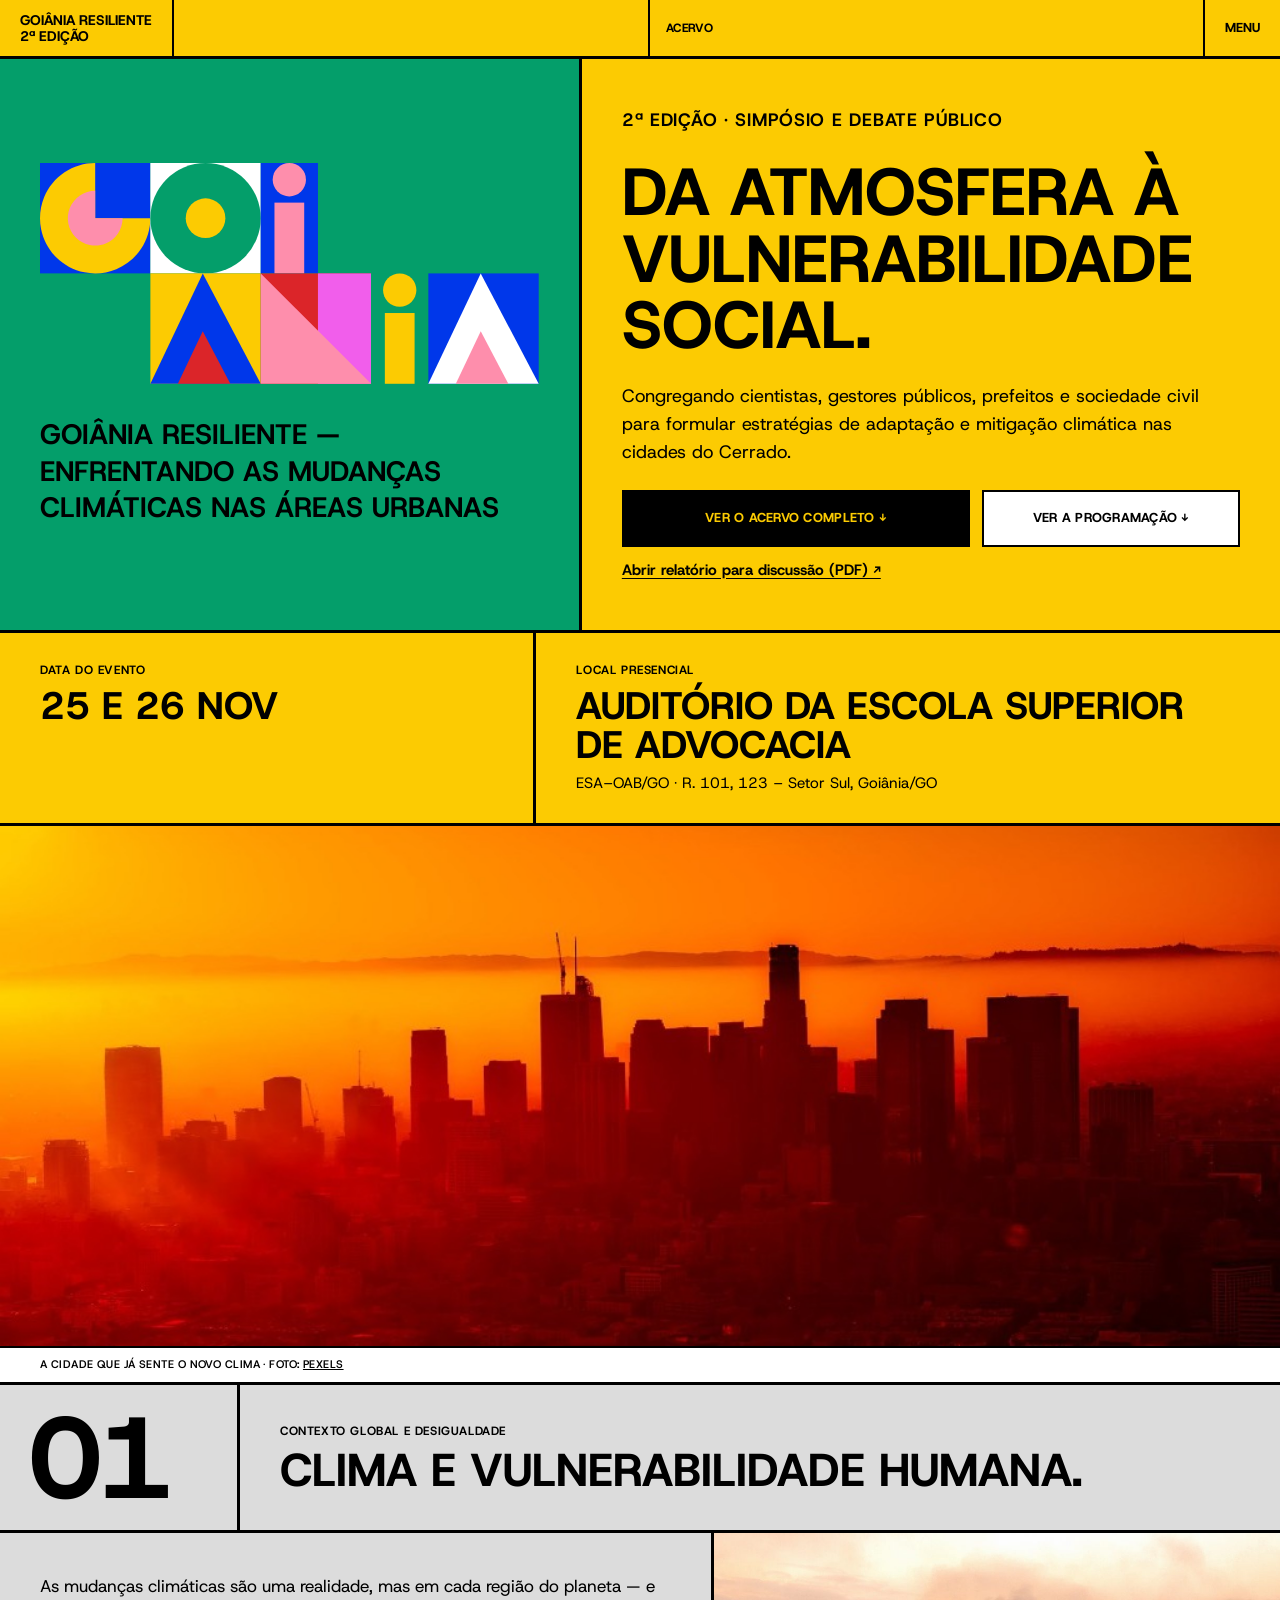
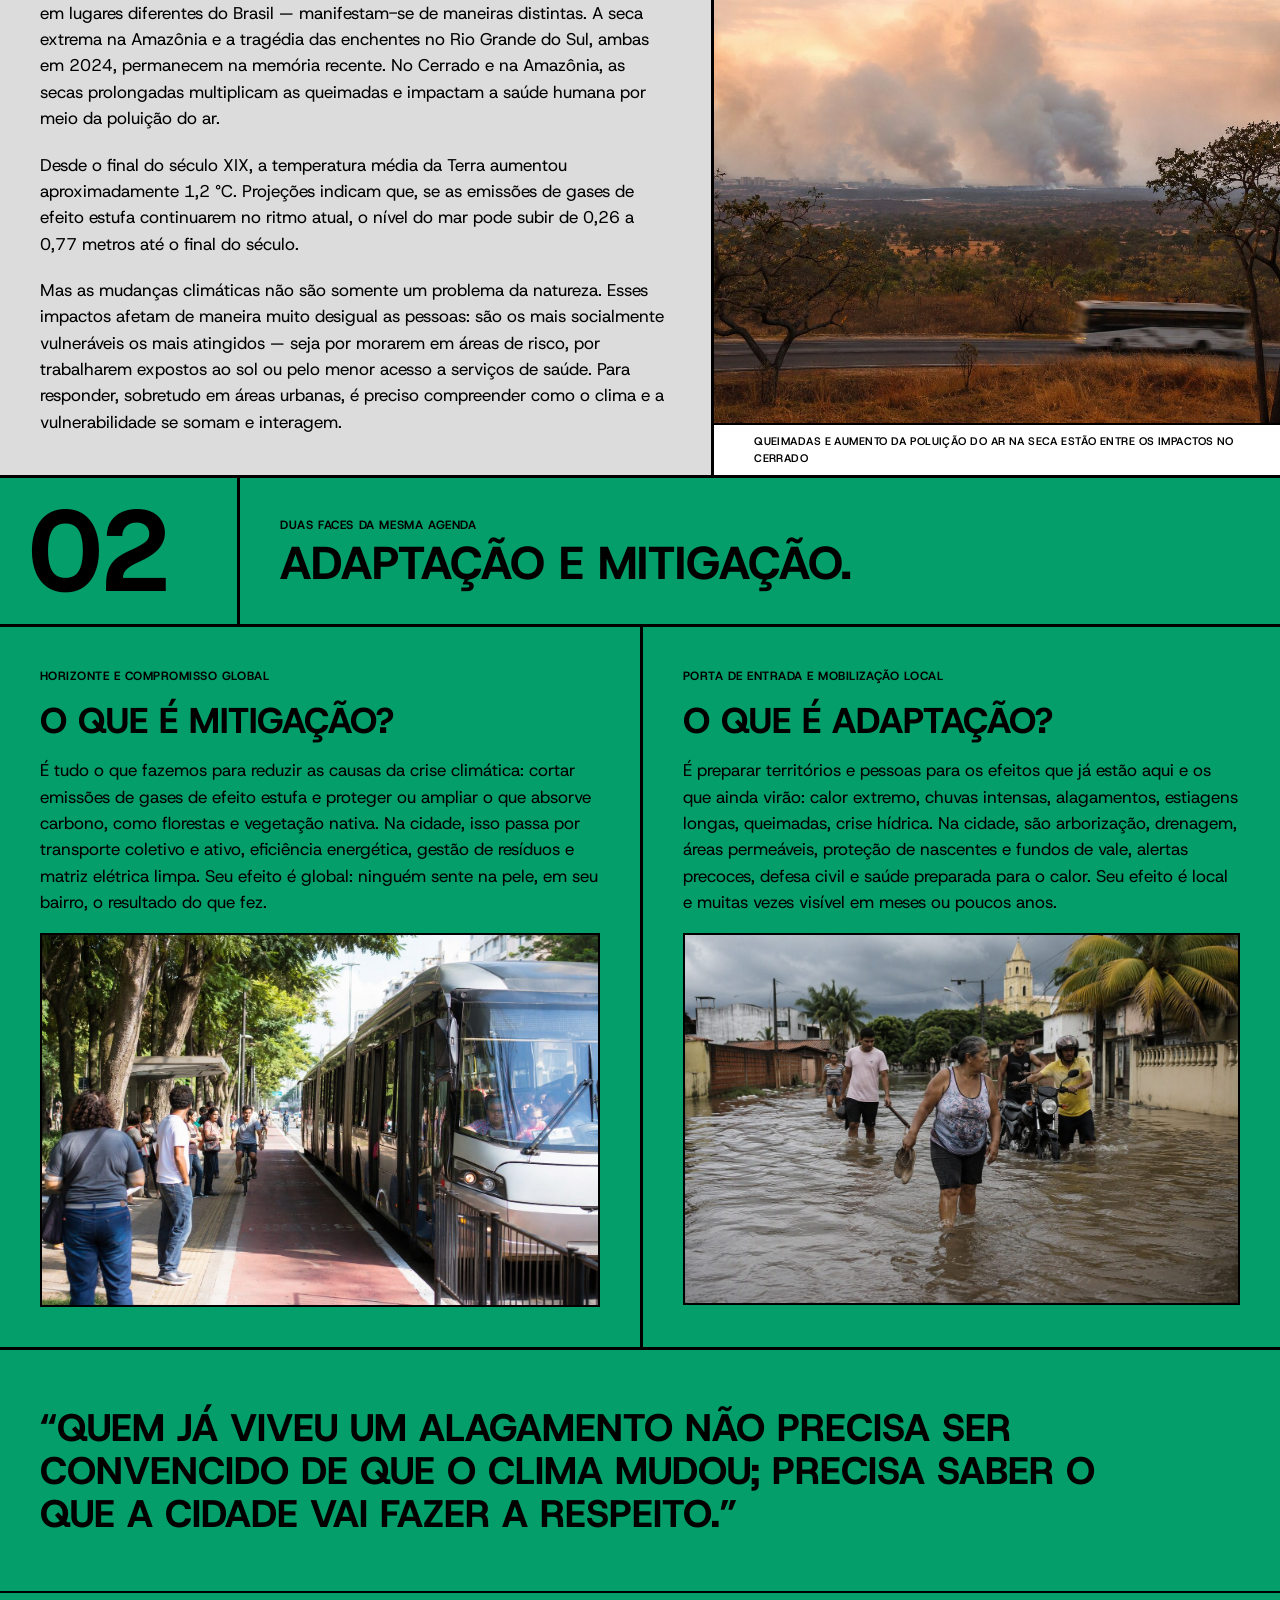
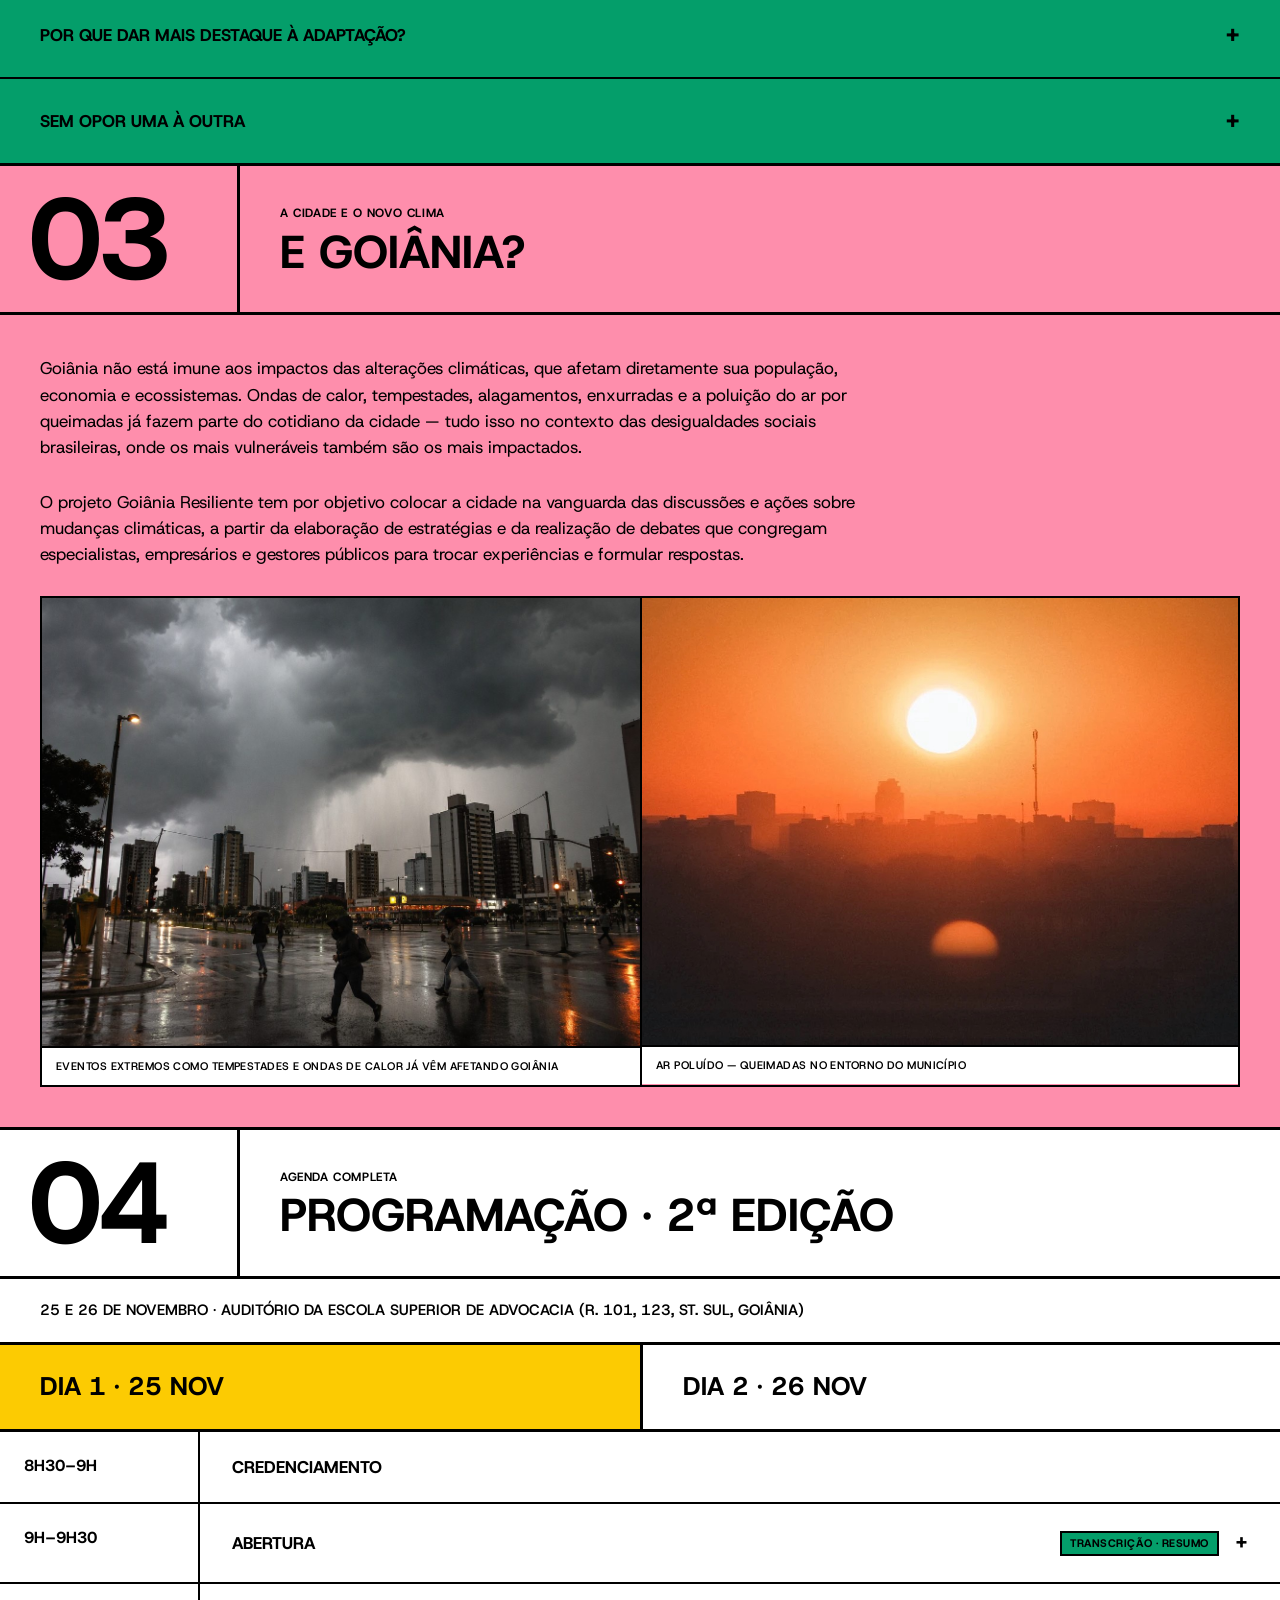
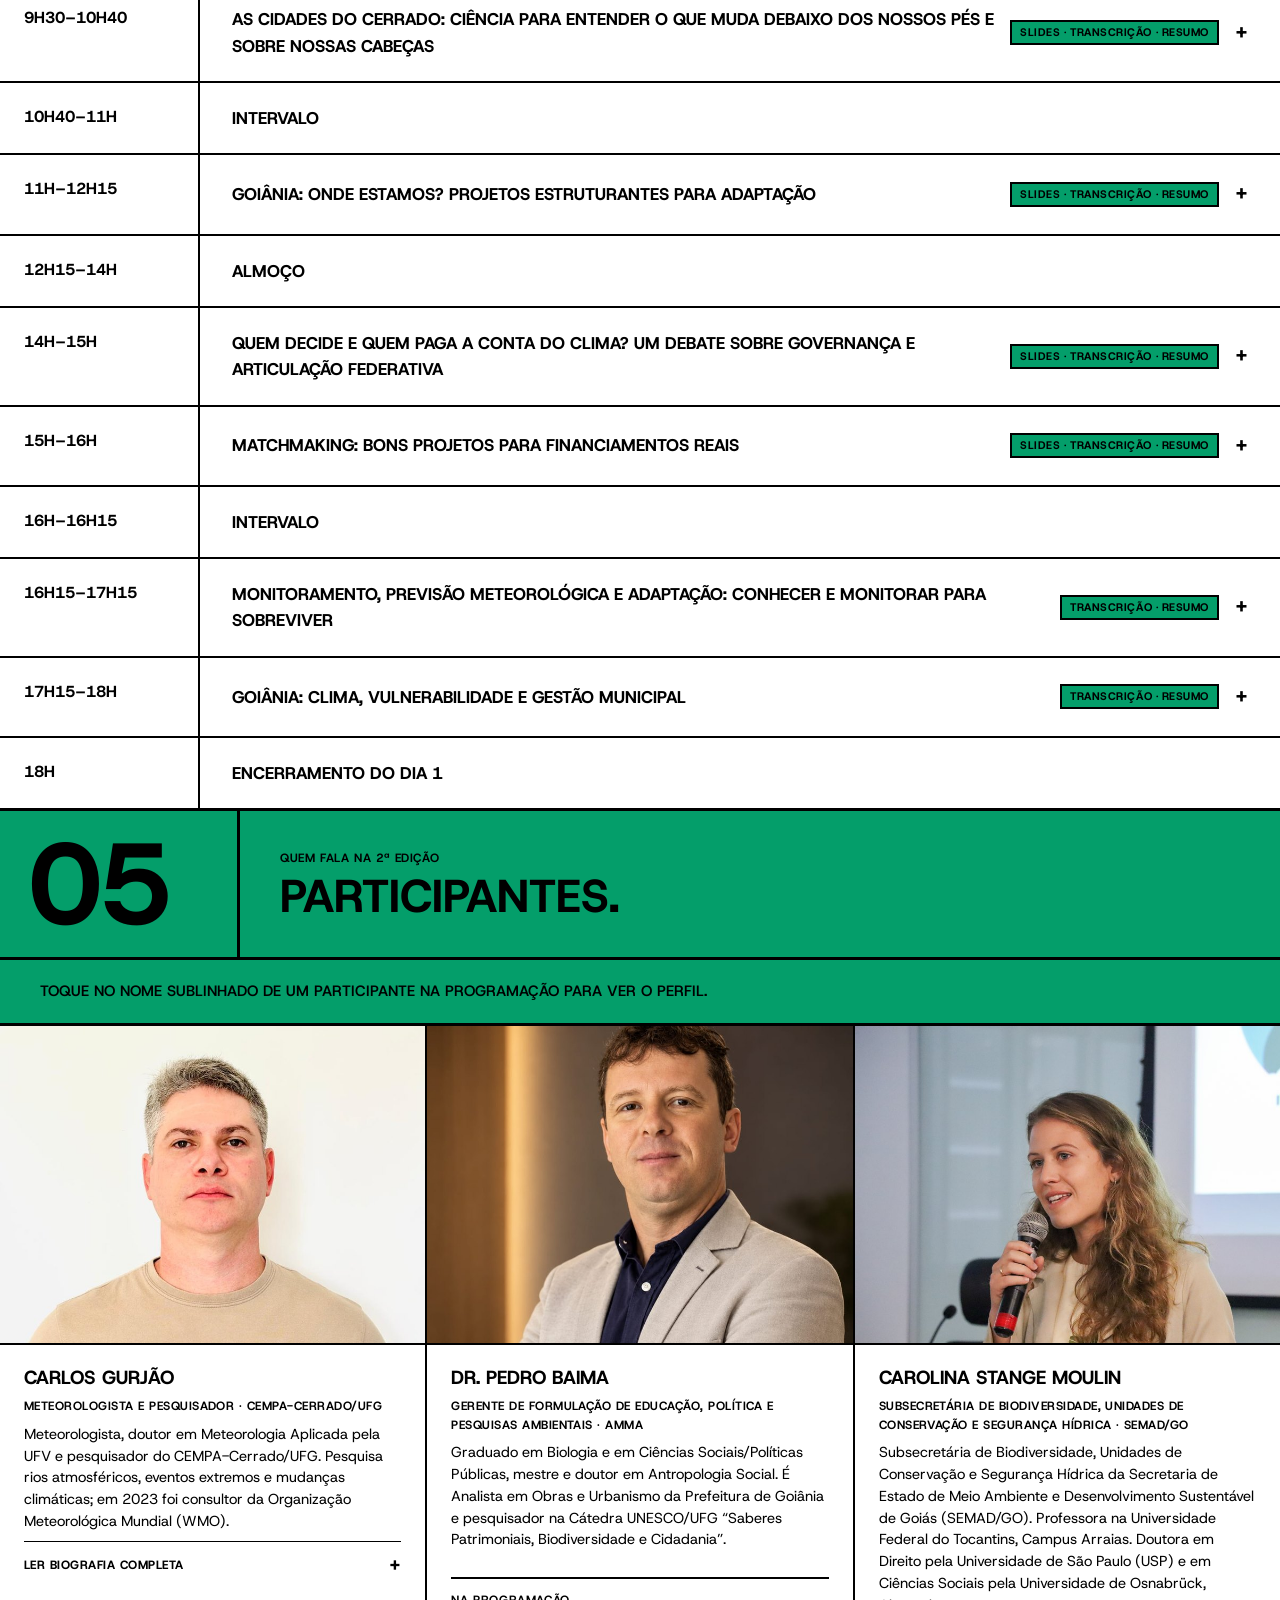
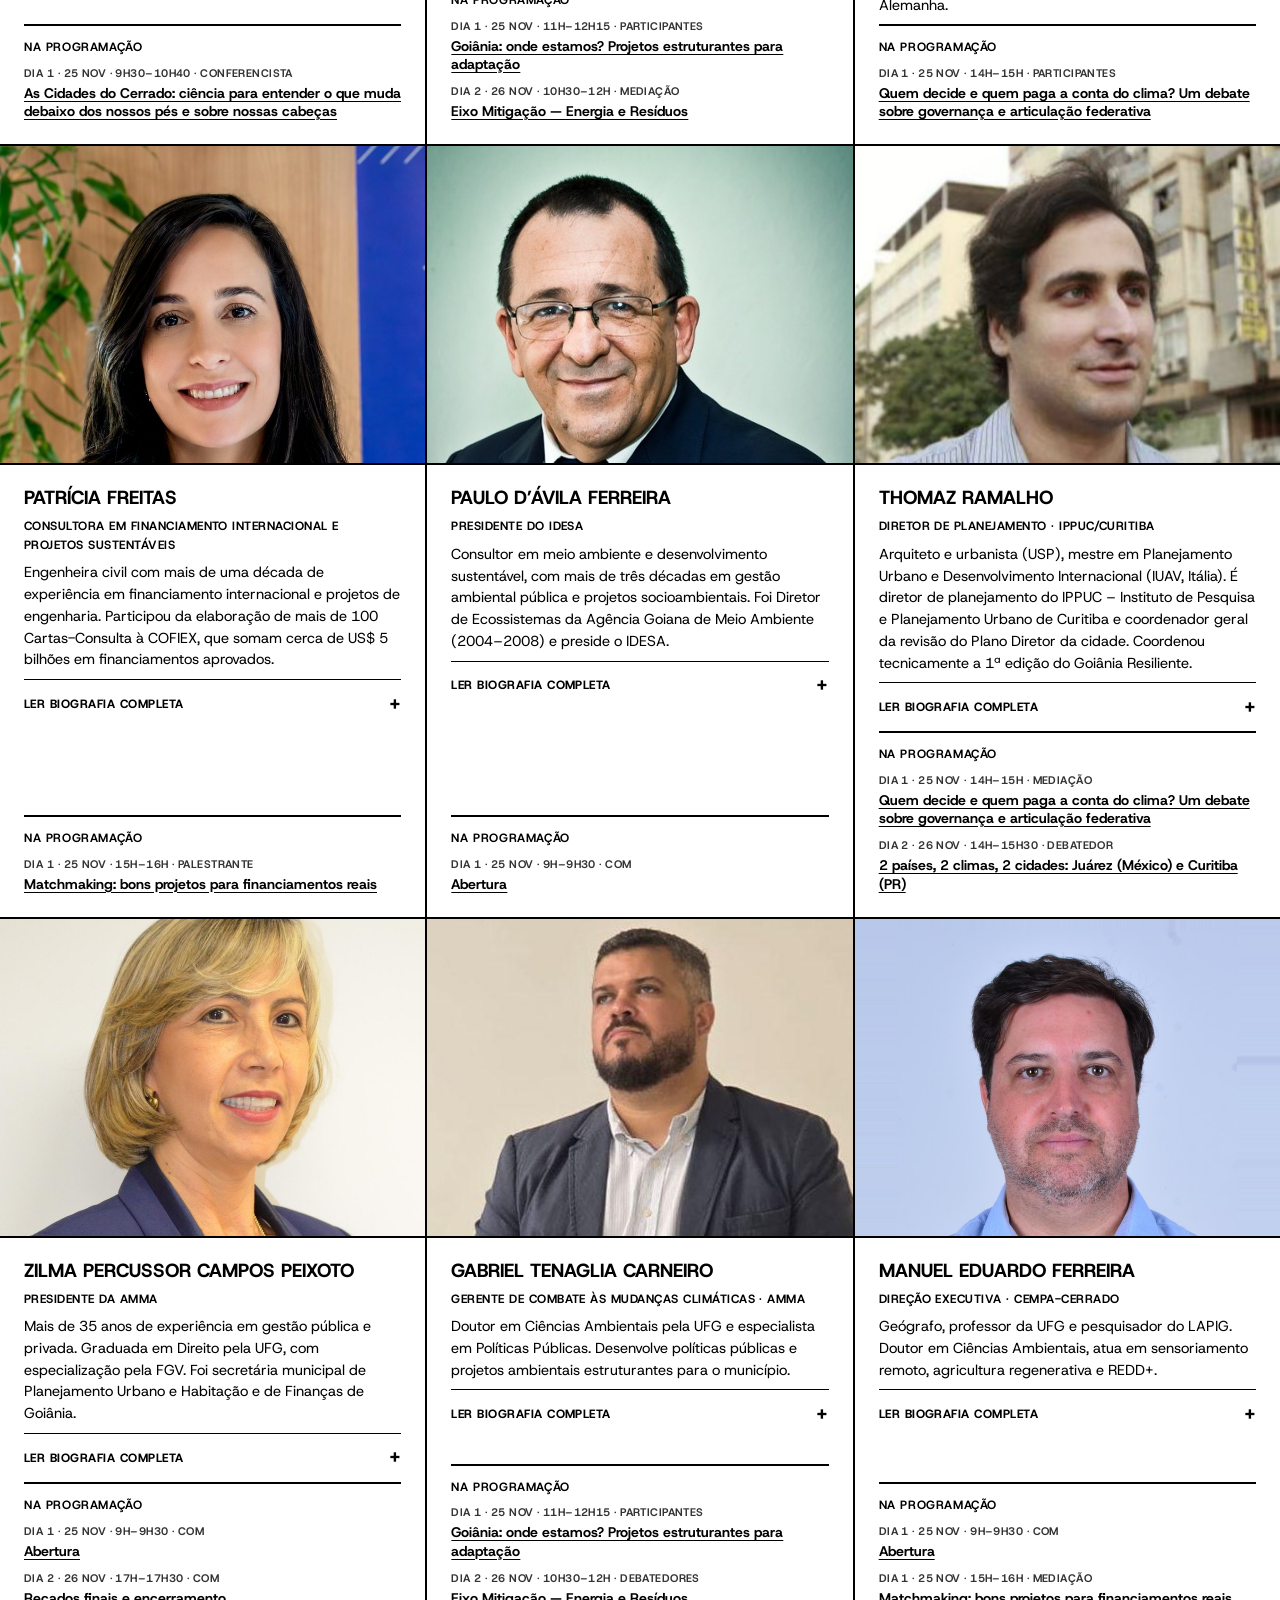
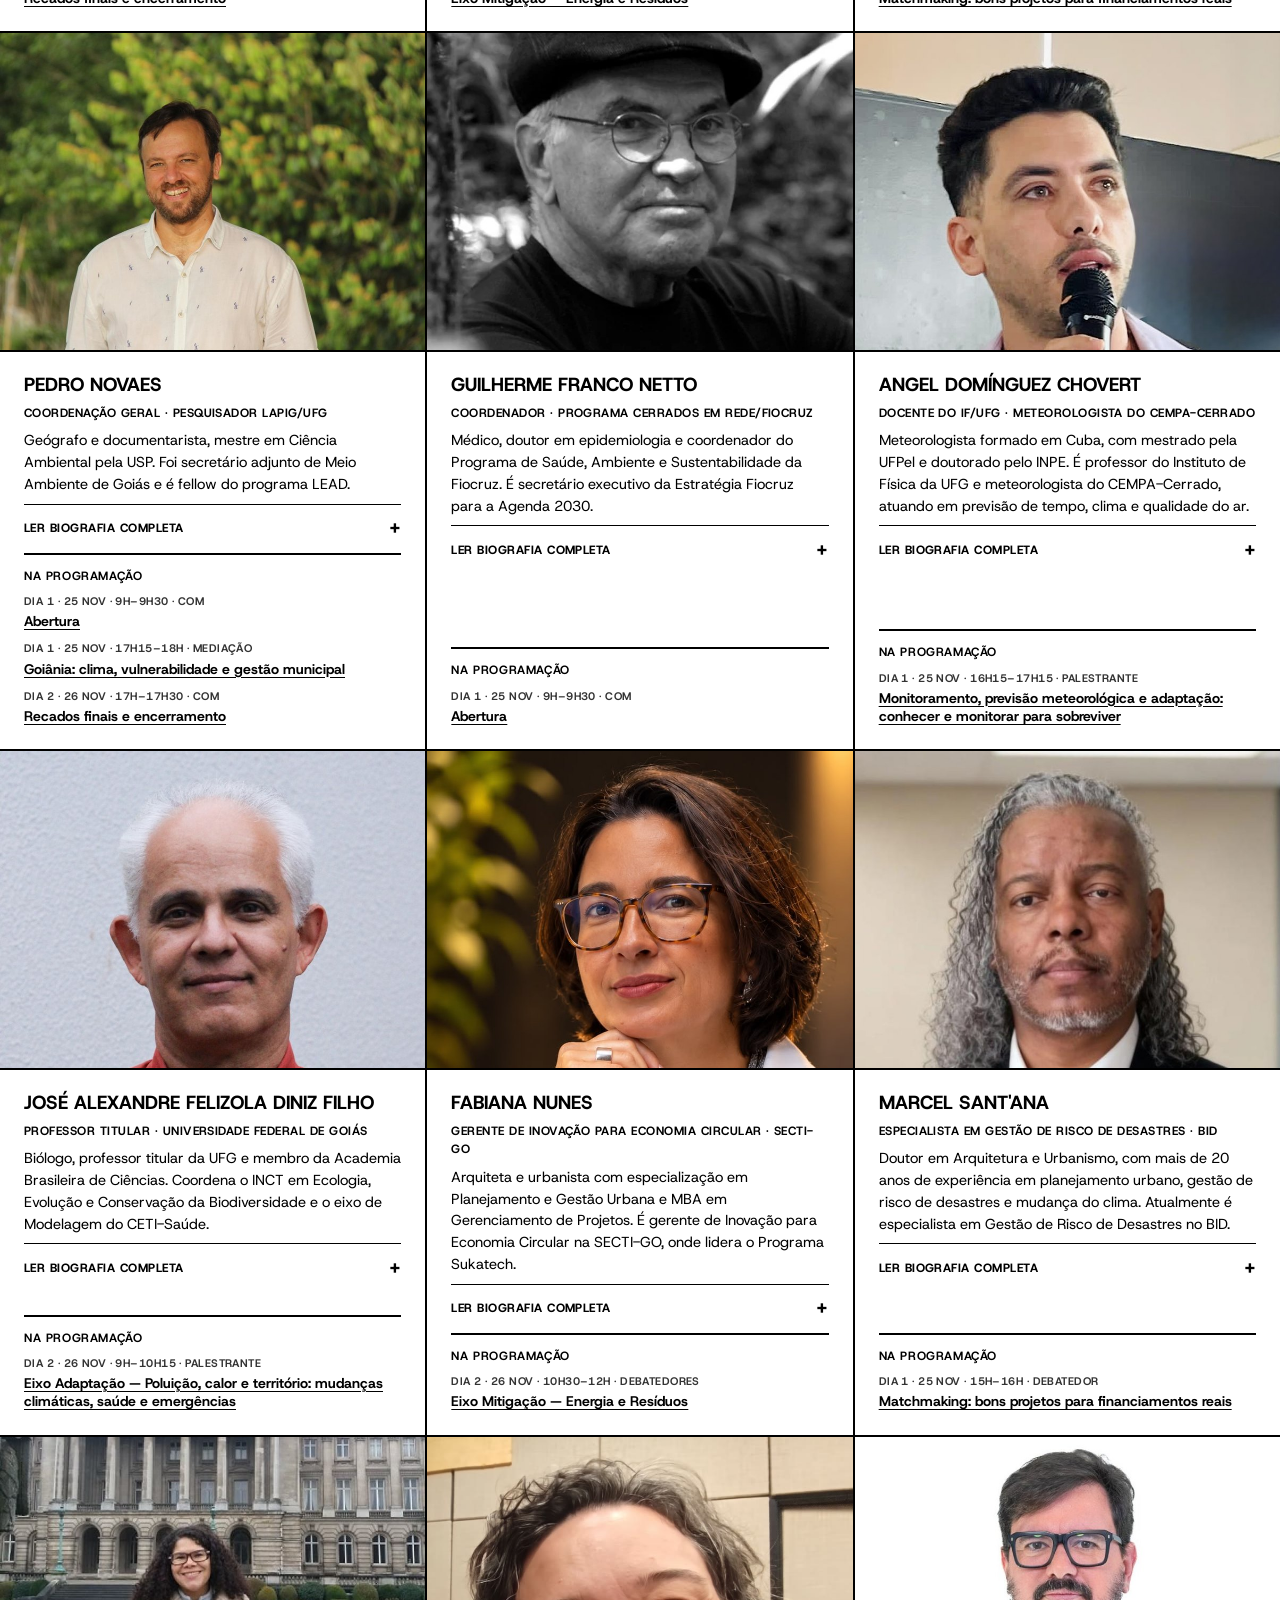
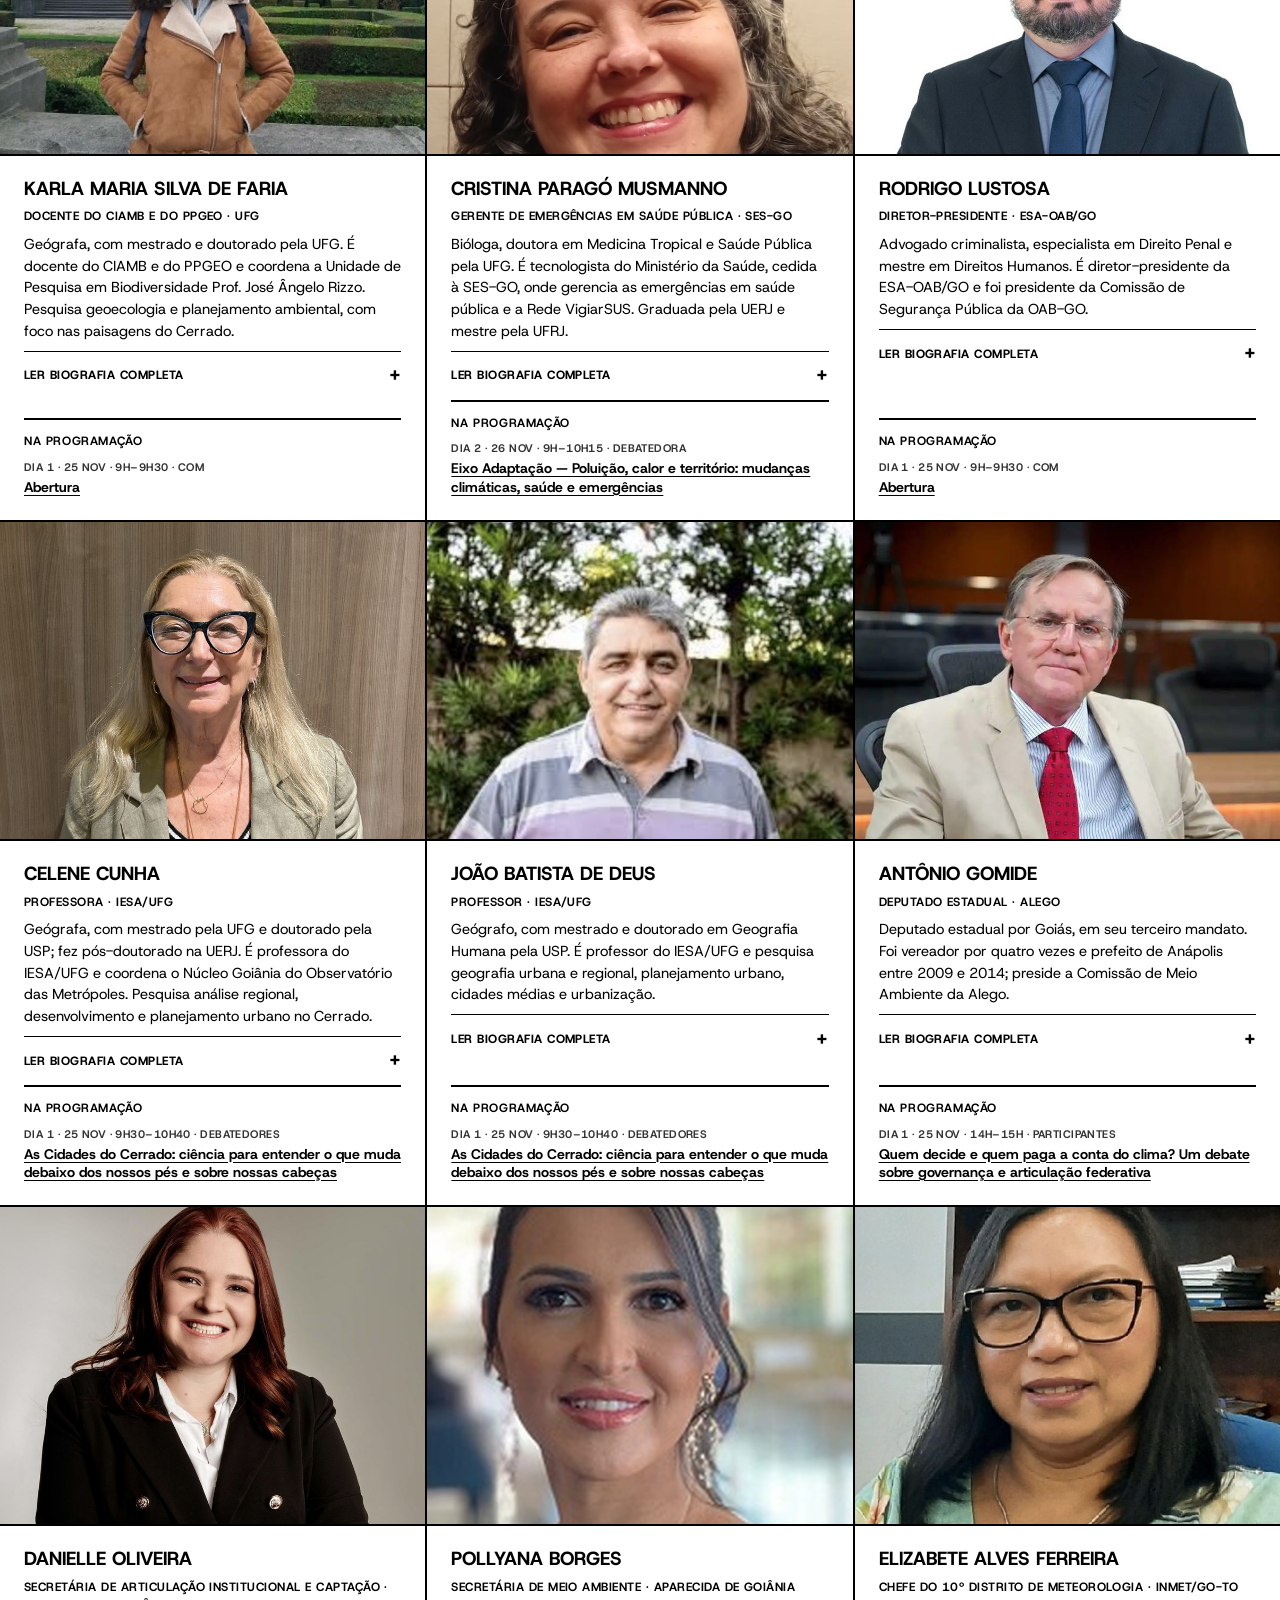
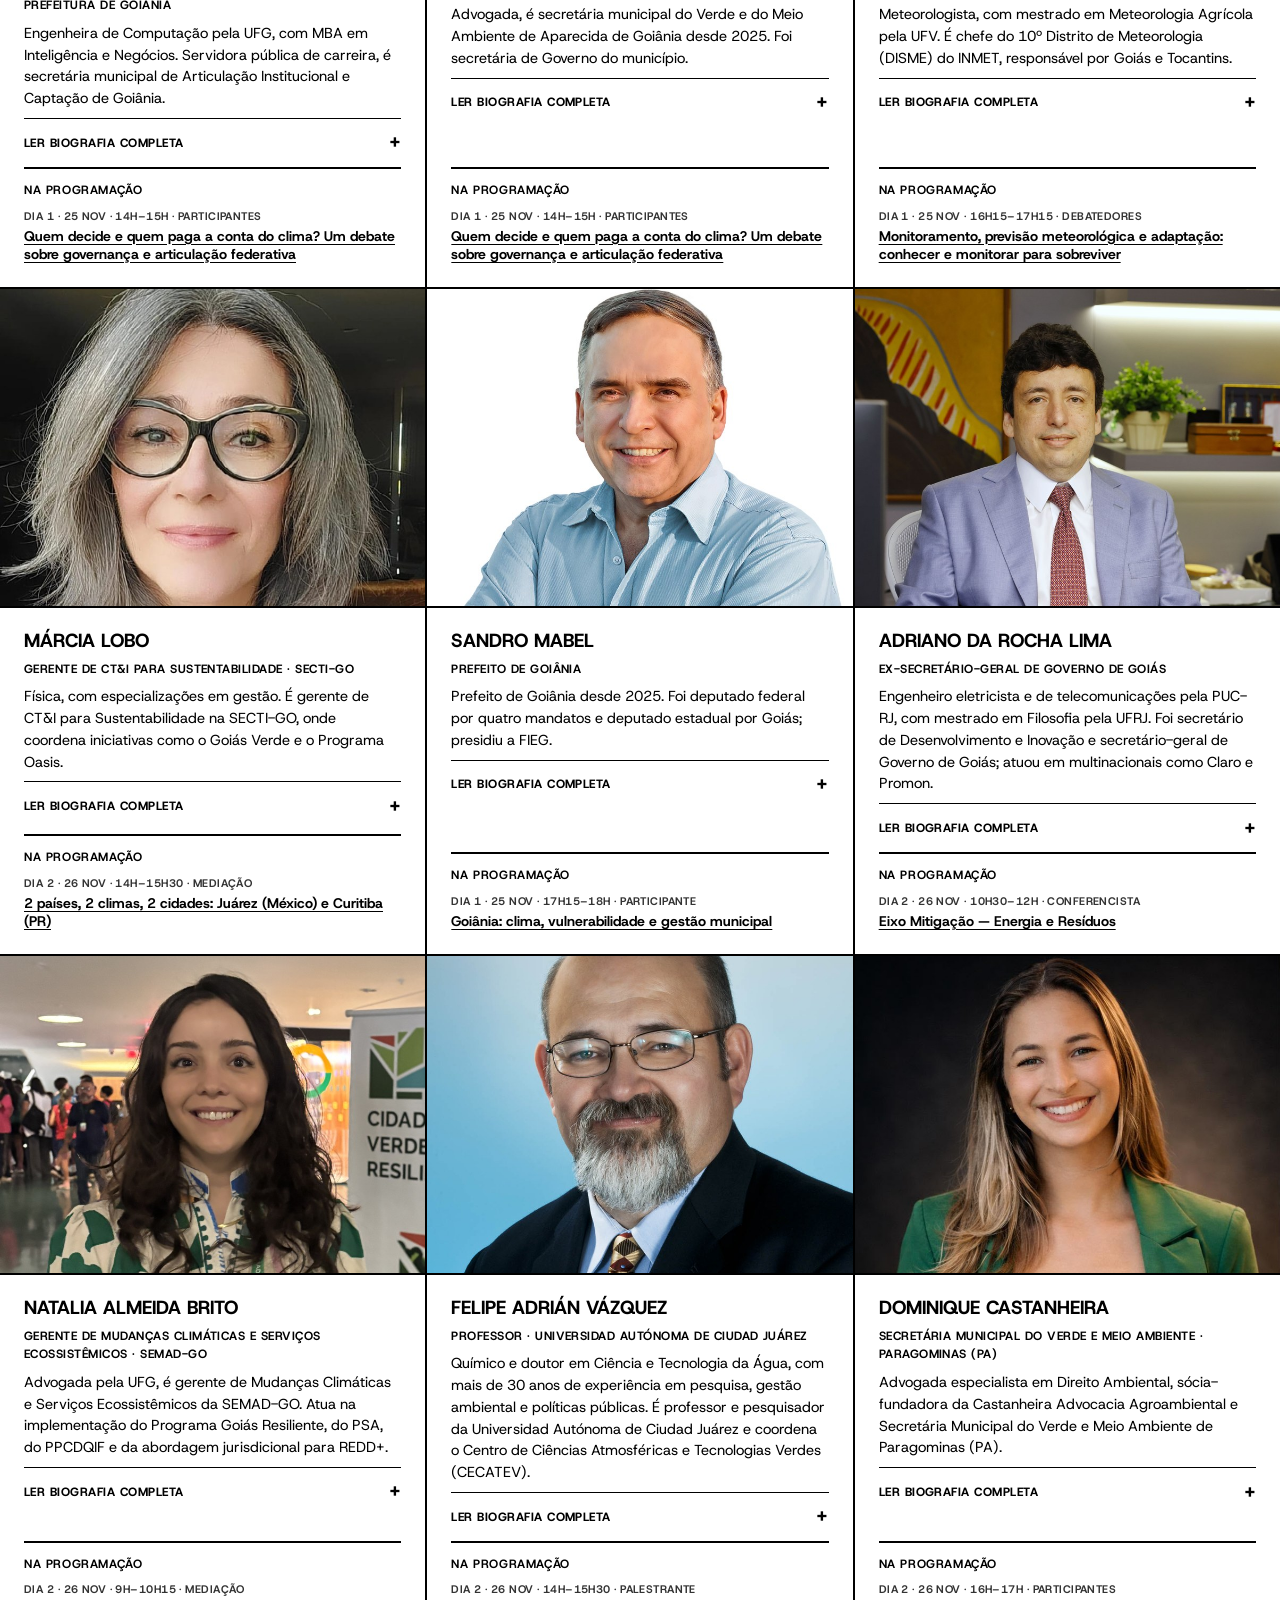
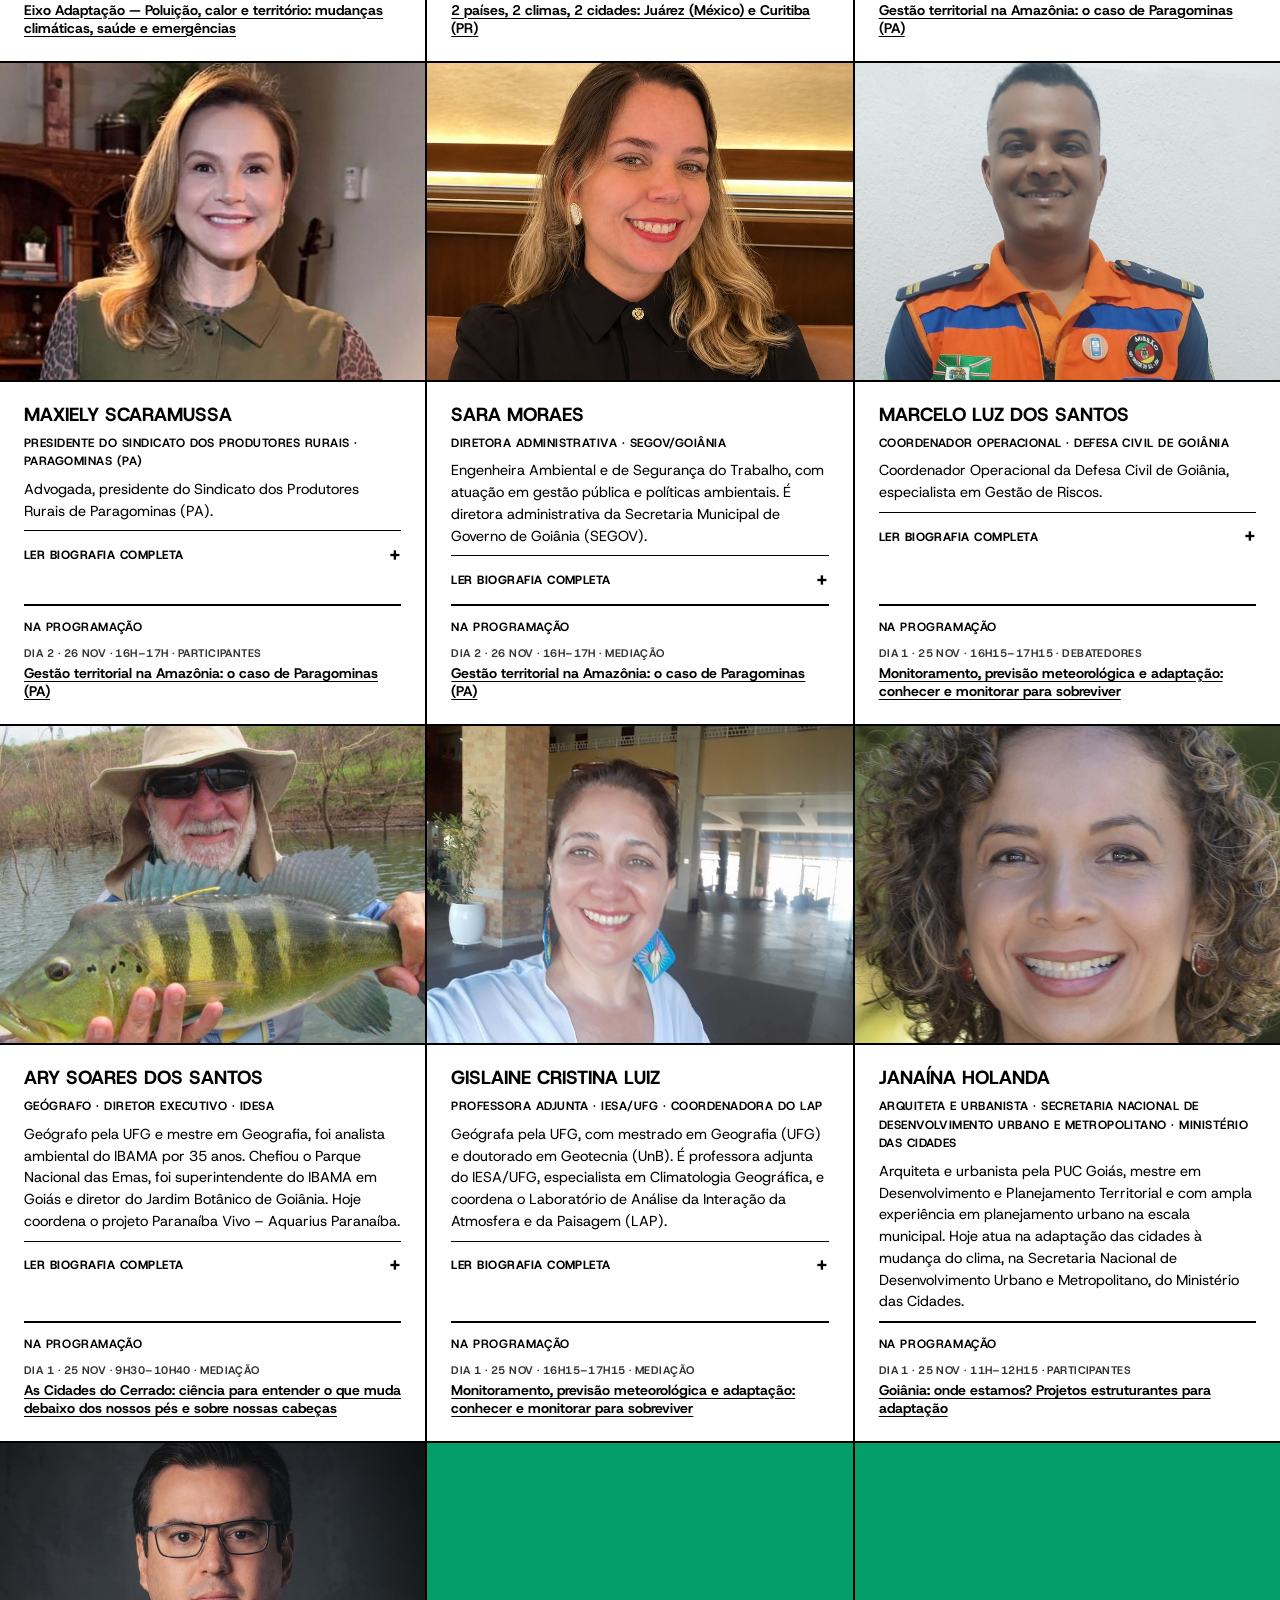
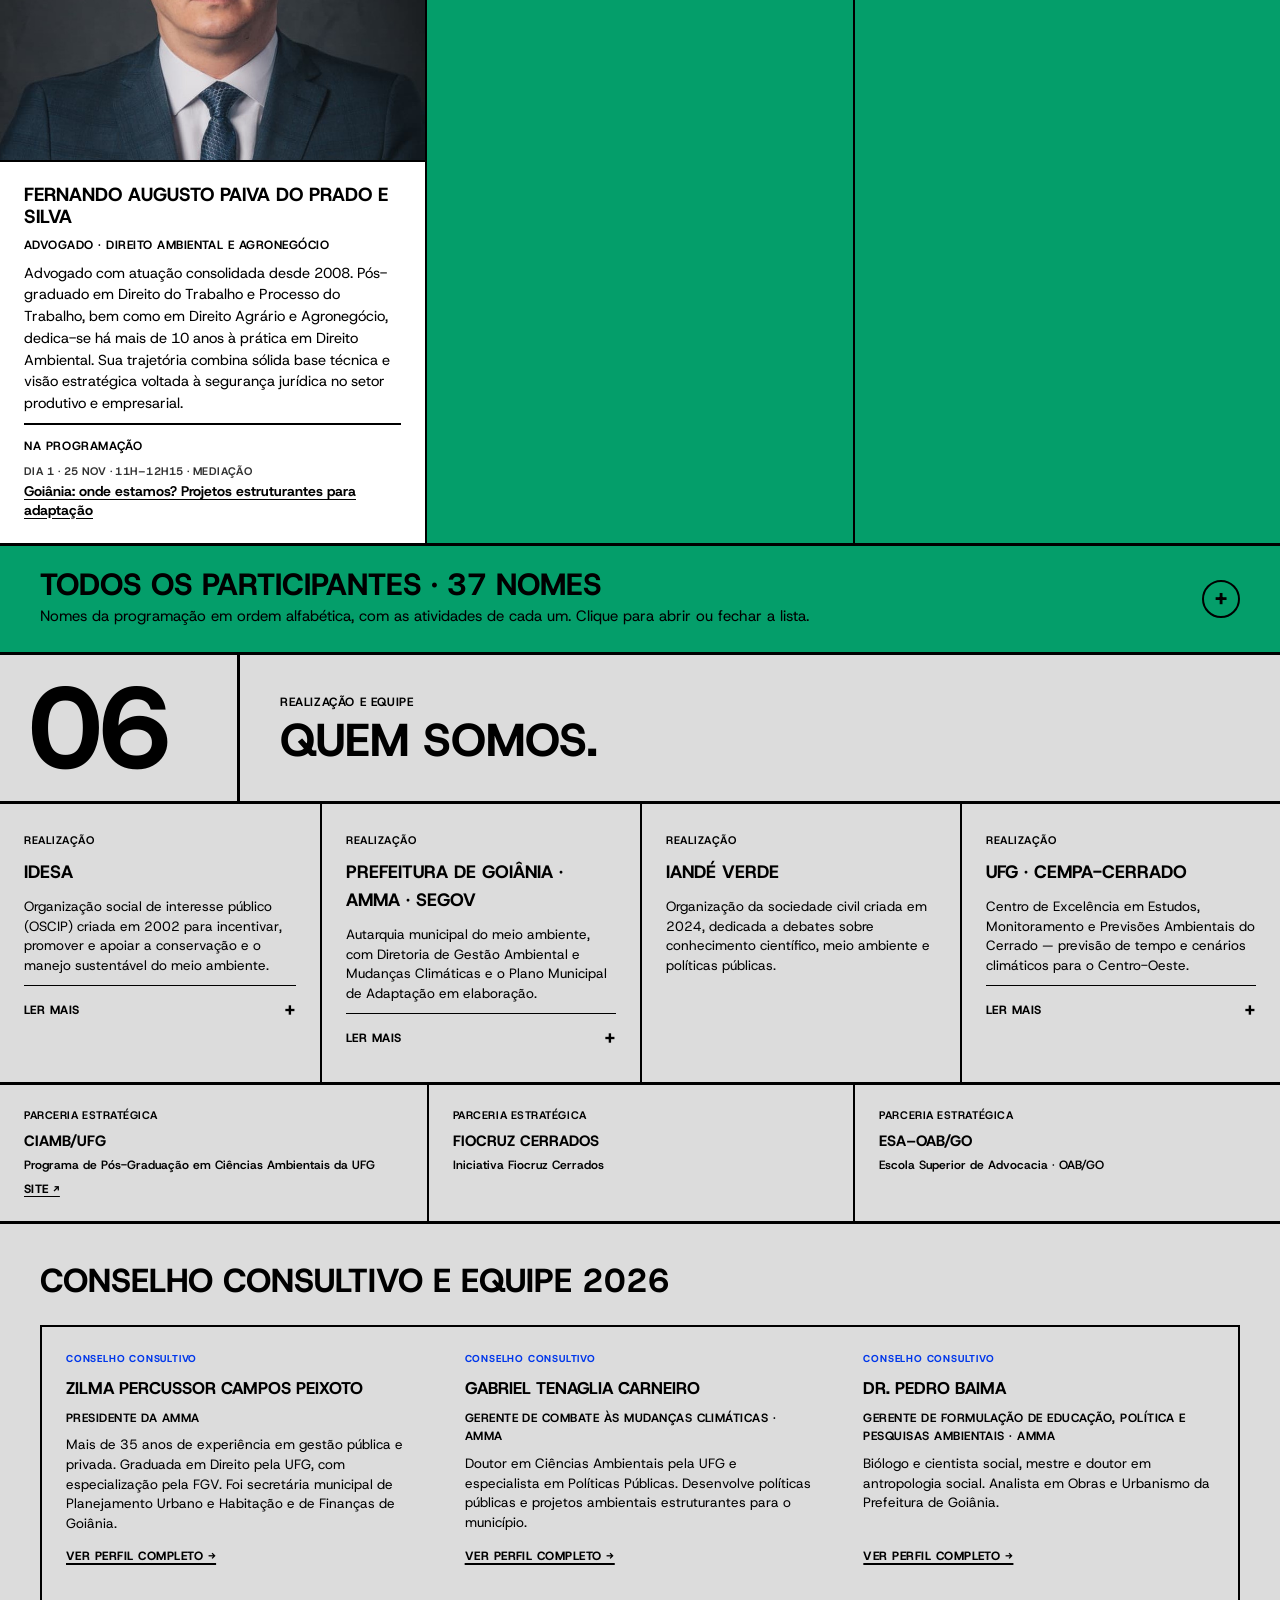
<file: index.html>
<!DOCTYPE html>
<html lang="pt-BR">
<head>
<meta charset="UTF-8">
<meta name="viewport" content="width=device-width, initial-scale=1.0">
<title>Goiânia Resiliente — Enfrentando as mudanças climáticas nas áreas urbanas</title>
<meta name="description" content="2ª edição do simpósio Goiânia Resiliente: da atmosfera à vulnerabilidade social. 25 e 26 de novembro, Auditório da ESA–OAB/GO, Goiânia.">
<link rel="canonical" href="https://goianiaresiliente.com/">
<link rel="icon" href="favicon.ico" sizes="any">
<link rel="icon" href="assets/icons/favicon.svg" type="image/svg+xml">
<link rel="icon" href="assets/icons/favicon-32x32.png" type="image/png" sizes="32x32">
<link rel="icon" href="assets/icons/favicon-16x16.png" type="image/png" sizes="16x16">
<link rel="apple-touch-icon" href="assets/icons/apple-touch-icon.png" sizes="180x180">
<link rel="manifest" href="site.webmanifest">
<meta name="theme-color" content="#FCCB02">
<meta property="og:type" content="website">
<meta property="og:locale" content="pt_BR">
<meta property="og:site_name" content="Goiânia Resiliente">
<meta property="og:url" content="https://goianiaresiliente.com/">
<meta property="og:title" content="Goiânia Resiliente — 2ª edição | 25 e 26 nov 2026">
<meta property="og:description" content="Da atmosfera à vulnerabilidade social. Simpósio gratuito no Auditório da ESA–OAB/GO sobre mudanças climáticas nas áreas urbanas.">
<meta property="og:image" content="https://goianiaresiliente.com/assets/og/og-card-2026.png">
<meta property="og:image:secure_url" content="https://goianiaresiliente.com/assets/og/og-card-2026.png">
<meta property="og:image:type" content="image/png">
<meta property="og:image:width" content="1200">
<meta property="og:image:height" content="630">
<meta property="og:image:alt" content="Goiânia Resiliente — 2ª edição: Da atmosfera à vulnerabilidade social. 25 e 26 de novembro de 2026, Auditório da ESA–OAB/GO, Goiânia. Evento gratuito.">
<meta name="twitter:card" content="summary_large_image">
<meta name="twitter:title" content="Goiânia Resiliente — 2ª edição | 25 e 26 nov 2026">
<meta name="twitter:description" content="Da atmosfera à vulnerabilidade social. Simpósio gratuito no Auditório da ESA–OAB/GO sobre mudanças climáticas nas áreas urbanas.">
<meta name="twitter:image" content="https://goianiaresiliente.com/assets/og/og-card-2026.png">
<meta name="twitter:image:alt" content="Goiânia Resiliente — 2ª edição: Da atmosfera à vulnerabilidade social. 25 e 26 de novembro de 2026, Auditório da ESA–OAB/GO, Goiânia. Evento gratuito.">
  <link rel="preconnect" href="https://fonts.googleapis.com">
  <link rel="preconnect" href="https://fonts.gstatic.com" crossorigin>
  <link href="https://fonts.googleapis.com/css2?family=Host+Grotesk:ital,wght@0,300..800;1,300..800&display=swap" rel="stylesheet">
  <link rel="stylesheet" href="css/style.css">

<style id="estilos-novo-rodape">

/* Hero: texto de apoio 2x maior (era 15px / max 340px) */
.hero-sub { font-size: clamp(20px, 2.2vw, 30px); max-width: 680px; }

/* Remove o texto provisório "Crédito editorial — imagem sem filtro..." */
.foto-box .credito::before { content: none; }

/* ============ NOVO FOOTER REESTRUTURADO (DUAS LINHAS) ============ */
footer {
  background: var(--branco);
  border-top: none;
}
footer .inner {
  max-width: 1440px;
  margin: 0 auto;
}

/* 1. Grid superior de informações */
.foot-info-grid {
  display: grid;
  grid-template-columns: 1.3fr 1fr;
  border-bottom: var(--borda-grossa);
}
.foot-info-grid > div {
  padding: 36px 40px;
  display: flex;
  flex-direction: column;
  gap: 12px;
  min-width: 0;
}
.foot-info-grid > div + div {
  border-left: var(--borda-grossa);
  justify-content: space-between;
}
.foot-info-grid h2 {
  font-size: clamp(26px, 3vw, 42px);
  line-height: 1.05;
}
.foot-info-grid p.desc {
  max-width: 58ch;
  font-size: 15.5px;
  line-height: 1.5;
}
.foot-local-box {
  display: flex;
  flex-direction: column;
  gap: 6px;
}
.foot-local-box strong {
  font-size: 16px;
  font-weight: 800;
  text-transform: uppercase;
}
.foot-local-box p {
  font-size: 14px;
}
.foot-meta-links {
  display: flex;
  align-items: center;
  justify-content: space-between;
  gap: 16px;
  margin-top: 10px;
  padding-top: 12px;
  border-top: 1px solid var(--preto);
  flex-wrap: wrap;
}
.btn-inscricao-mini {
  display: inline-block;
  background: var(--preto);
  color: var(--amarelo);
  font-size: 12px;
  font-weight: 800;
  text-transform: uppercase;
  letter-spacing: .04em;
  padding: 8px 16px;
  text-decoration: none;
  border: var(--borda);
  transition: background-color .15s ease-out, color .15s ease-out;
}
.btn-inscricao-mini:hover {
  background: var(--amarelo);
  color: var(--preto);
}

/* 2. Faixa de logotipos: Realização e Parcerias em duas linhas */
.foot-logos-strip {
  padding: 32px 40px;
  border-bottom: var(--borda);
  background: var(--branco);
}
.foot-logos-row {
  display: flex;
  flex-direction: column;
  align-items: flex-start;
  gap: 28px;
  width: 100%;
}
.foot-logos-subgroup {
  display: flex;
  flex-direction: column;
  align-items: flex-start;
  gap: 14px;
  width: 100%;
}
.foot-logos-subgroup.realizadores,
.foot-logos-subgroup.parcerias {
  flex: none;
  width: 100%;
}
.foot-kicker {
  font-size: 13px;
  font-weight: 800;
  text-transform: uppercase;
  letter-spacing: .06em;
  color: var(--preto);
  margin: 0;
  padding: 0;
}
.foot-logos-items {
  display: flex;
  align-items: center;
  gap: 20px 40px;
  flex-wrap: wrap;
}
.foot-logos-items img {
  max-height: none;
  width: auto;
  max-width: 100%;
  object-fit: contain;
  image-rendering: -webkit-optimize-contrast;
  transition: transform .15s ease-out;
}
.foot-logos-items img:hover {
  transform: scale(1.06);
}

/* Equipe com 6 pessoas (3 colunas perfeitas) */
.equipe-grid {
  grid-template-columns: repeat(3, 1fr) !important;
}

/* 3. Responsividade */
@media (max-width: 1240px) {
  .foot-logos-row {
    flex-direction: column;
    align-items: flex-start;
    gap: 24px;
  }
  .foot-logos-subgroup.realizadores,
  .foot-logos-subgroup.parcerias {
    width: 100%;
  }
  .foot-logos-items {
    flex-wrap: wrap;
    gap: 16px;
  }
  .foot-logos-items img.logo-amma {
    height: 54px;
  }
  .equipe-grid {
    grid-template-columns: repeat(2, 1fr) !important;
  }
}
@media (max-width: 800px) {
  .foot-info-grid {
    grid-template-columns: 1fr;
  }
  .foot-info-grid > div {
    padding: 24px 20px;
  }
  .foot-info-grid > div + div {
    border-left: none;
    border-top: var(--borda-grossa);
  }
  .foot-logos-strip {
    padding: 24px 20px;
  }
  .foot-logos-items {
    gap: 16px;
  }
  .foot-logos-items img.logo-amma {
    height: 48px;
  }
  .equipe-grid {
    grid-template-columns: 1fr !important;
  }
}

</style>

</head>
<body>

<header>
  <div class="topbar">
    <a class="brand" href="#inicio">
      <span>Goiânia Resiliente<br>2ª edição</span>
    </a>
    <a class="topbar-acervo" href="#acervo">Acervo</a>
    <button class="toggle" id="menuToggle" aria-expanded="false" aria-controls="menu">Menu</button>
    <nav class="menu" id="menu" aria-label="Navegação principal">
      <a href="#acervo" class="nav-inscricao">Acervo de materiais</a>
      <a href="#desafio">01. O Desafio</a>
      <a href="#faces">02. Adaptação e Mitigação</a>
      <a href="#goiania">03. E Goiânia?</a>
      <a href="#programacao">04. Programação</a>
      <a href="#convidados">05. Participantes</a>
      <a href="#quem-somos">06. Quem Somos</a>
      <a href="#edicao-2024">07. Edição 2024</a>
    </nav>
  </div>
</header>

<main>

  <!-- A seção de inscrição saiu depois do evento. A home abre no hero,
       e o acervo é o destino principal (menu e botão do hero). -->



  <!-- ================= HERO ================= -->
  <section class="hero" id="inicio">
    <div class="hero-grid">
      <div class="hero-left">
        <img class="logo-gr" src="assets/logo/lettering.svg" alt="Logo colorido Goiânia Resiliente">
        <p class="hero-sub">Goiânia Resiliente — enfrentando as mudanças climáticas nas áreas urbanas</p>
      </div>
      <div class="hero-right">
        <p class="kicker">2ª edição · Simpósio e debate público</p>
        <h1>Da atmosfera à vulnerabilidade social.</h1>
        <p>Congregando cientistas, gestores públicos, prefeitos e sociedade civil para formular estratégias de adaptação e mitigação climática nas cidades do Cerrado.</p>
        <div class="hero-acoes">
          <div class="hero-botoes">
            <a class="btn" href="#acervo">Ver o acervo completo ↓</a>
            <a class="btn btn-sec" href="#programacao">Ver a programação ↓</a>
          </div>
          <p class="hero-relatorio"><a href="materiais/2026/relatorio-para-discussao-2026.pdf" target="_blank" rel="noopener noreferrer">Abrir relatório para discussão (PDF) ↗</a></p>
        </div>
      </div>
    </div>
    <div class="info-strip">
      <div>
        <span class="label">Data do evento</span>
        <strong>25 e 26 nov</strong>
      </div>
      <div>
        <span class="label">Local presencial</span>
        <strong>Auditório da Escola Superior de Advocacia</strong>
        <p>ESA–OAB/GO · R. 101, 123 – Setor Sul, Goiânia/GO</p>
      </div>
    </div>
        <figure class="hero-photo">
      <img src="assets/img/hero-calor-pexels.jpg" alt="A cidade que já sente o novo clima — calor extremo e horizonte urbano" loading="eager">
      <figcaption>A cidade que já sente o novo clima · Foto: <a href="https://www.pexels.com" target="_blank" rel="noopener">Pexels</a></figcaption>
    </figure>
  </section>

  <!-- A seção de transmissão ao vivo saiu depois do evento. As gravações
       completas dos dois dias estão no Acervo, em "Vídeos". -->


  <!-- ================= 01 · O DESAFIO ================= -->
  <section class="desafio" id="desafio">
    <div class="sec-head">
      <div class="num">01</div>
      <div class="titles">
        <span class="label">Contexto global e desigualdade</span>
        <h2>Clima e vulnerabilidade humana.</h2>
      </div>
    </div>
    <div class="desafio-body">
      <div class="desafio-text">
        <p>As mudanças climáticas são uma realidade, mas em cada região do planeta — e em lugares diferentes do Brasil — manifestam-se de maneiras distintas. A seca extrema na Amazônia e a tragédia das enchentes no Rio Grande do Sul, ambas em 2024, permanecem na memória recente. No Cerrado e na Amazônia, as secas prolongadas multiplicam as queimadas e impactam a saúde humana por meio da poluição do ar.</p>
        <p>Desde o final do século XIX, a temperatura média da Terra aumentou aproximadamente 1,2&nbsp;°C. Projeções indicam que, se as emissões de gases de efeito estufa continuarem no ritmo atual, o nível do mar pode subir de 0,26 a 0,77 metros até o final do século.</p>
        <p>Mas as mudanças climáticas não são somente um problema da natureza. Esses impactos afetam de maneira muito desigual as pessoas: são os mais socialmente vulneráveis os mais atingidos — seja por morarem em áreas de risco, por trabalharem expostos ao sol ou pelo menor acesso a serviços de saúde. Para responder, sobretudo em áreas urbanas, é preciso compreender como o clima e a vulnerabilidade se somam e interagem.</p>
      </div>
      <div class="foto-box">
        <img src="assets/img/desafio-fumaca.jpg" alt="Colunas de fumaça de queimadas no horizonte do Cerrado" loading="lazy">
        <p class="credito">Queimadas e aumento da poluição do ar na seca estão entre os impactos no Cerrado</p>
      </div>
    </div>
  </section>

  <!-- ================= 02 · ADAPTAÇÃO E MITIGAÇÃO ================= -->
  <section class="faces" id="faces">
    <div class="sec-head">
      <div class="num">02</div>
      <div class="titles">
        <span class="label">Duas faces da mesma agenda</span>
        <h2>Adaptação e mitigação.</h2>
      </div>
    </div>
    <div class="faces-grid">
      <article class="face">
        <span class="kicker">Horizonte e compromisso global</span>
        <h3>O que é mitigação?</h3>
        <p>É tudo o que fazemos para reduzir as causas da crise climática: cortar emissões de gases de efeito estufa e proteger ou ampliar o que absorve carbono, como florestas e vegetação nativa. Na cidade, isso passa por transporte coletivo e ativo, eficiência energética, gestão de resíduos e matriz elétrica limpa. Seu efeito é global: ninguém sente na pele, em seu bairro, o resultado do que fez.</p>
        <img src="assets/img/mitigacao-transporte.jpg" alt="Corredor de ônibus com árvores na calçada" loading="lazy">
      </article>
      <article class="face">
        <span class="kicker">Porta de entrada e mobilização local</span>
        <h3>O que é adaptação?</h3>
        <p>É preparar territórios e pessoas para os efeitos que já estão aqui e os que ainda virão: calor extremo, chuvas intensas, alagamentos, estiagens longas, queimadas, crise hídrica. Na cidade, são arborização, drenagem, áreas permeáveis, proteção de nascentes e fundos de vale, alertas precoces, defesa civil e saúde preparada para o calor. Seu efeito é local e muitas vezes visível em meses ou poucos anos.</p>
        <img src="assets/img/adaptacao-alagamento.jpg" alt="Rua alagada após chuva forte, moradores atravessando a água" loading="lazy">
      </article>
    </div>
    <div class="quote">
      <blockquote>“Quem já viveu um alagamento não precisa ser convencido de que o clima mudou; precisa saber o que a cidade vai fazer a respeito.”</blockquote>
    </div>
    <details class="expla">
      <summary>Por que dar mais destaque à adaptação?</summary>
      <div class="expla-body">
        <p>Durante décadas, o debate climático foi dominado pela mitigação — e por boas razões: sem cortar emissões, o problema só cresce. Mas há um efeito colateral. Mitigação é, por natureza, uma tarefa coletiva e planetária. Quando a conversa começa por toneladas de carbono, metas de 2050 e negociações entre países, a maioria das pessoas se sente espectadora de um problema grande demais e distante demais. O resultado é desengajamento.</p>
        <p>A adaptação inverte essa lógica. Ela fala de rua, bairro, córrego, escola, posto de saúde. Aqui, a pessoa enxerga o problema, reconhece o território e consegue cobrar uma solução com prazo, endereço e responsável. Isso faz da adaptação uma porta de entrada para a mobilização: é na defesa de um parque, de uma nascente ou de um bairro menos vulnerável que se constrói a base social necessária para qualquer política climática de longo prazo — inclusive a de mitigação.</p>
      </div>
    </details>
    <details class="expla">
      <summary>Sem opor uma à outra</summary>
      <div class="expla-body">
        <p>Dar destaque à adaptação não é abandonar a mitigação. Sem redução de emissões, os eventos extremos se intensificam e não há adaptação que acompanhe.</p>
        <p>Além disso, muitas ações são complementares: árvores na cidade reduzem o calor (adaptação) e capturam carbono (mitigação); transporte coletivo de qualidade corta emissões e melhora a vida de quem mais sofre com a mobilidade. O desafio é de comunicação e de método: começar pelo que é próximo, tangível e mensurável, e mostrar que cada ação local também é uma contribuição ao esforço global.</p>
        <p>Para Goiânia — e qualquer cidade — isso significa tratar a adaptação como a linguagem que aproxima a cidade da agenda climática, com a mitigação como horizonte e compromisso, não como ponto de partida.</p>
      </div>
    </details>
  </section>

  <!-- ================= 03 · E GOIÂNIA? ================= -->
  <section class="goiania" id="goiania">
    <div class="sec-head">
      <div class="num">03</div>
      <div class="titles">
        <span class="label">A cidade e o novo clima</span>
        <h2>E Goiânia?</h2>
      </div>
    </div>
    <div class="goiania-body">
      <p>Goiânia não está imune aos impactos das alterações climáticas, que afetam diretamente sua população, economia e ecossistemas. Ondas de calor, tempestades, alagamentos, enxurradas e a poluição do ar por queimadas já fazem parte do cotidiano da cidade — tudo isso no contexto das desigualdades sociais brasileiras, onde os mais vulneráveis também são os mais impactados.</p>
      <p>O projeto Goiânia Resiliente tem por objetivo colocar a cidade na vanguarda das discussões e ações sobre mudanças climáticas, a partir da elaboração de estratégias e da realização de debates que congregam especialistas, empresários e gestores públicos para trocar experiências e formular respostas.</p>
      <div class="goiania-fotos">
        <figure>
          <img src="assets/img/goiania-tempestade.jpg" alt="Tempestade intensa sobre o skyline de Goiânia" loading="lazy">
          <figcaption>Eventos extremos como tempestades e ondas de calor já vêm afetando Goiânia</figcaption>
        </figure>
        <figure>
          <img src="assets/img/goiania-calor-fumaca.jpg" alt="Sol alaranjado sobre o horizonte da cidade encoberto por fumaça e poluição" loading="lazy">
          <figcaption>Ar poluído — queimadas no entorno do município</figcaption>
        </figure>
      </div>
    </div>
  </section>

  <!-- ================= 04 · PROGRAMAÇÃO ================= -->
  <section class="programacao" id="programacao">
    <div class="sec-head">
      <div class="num">04</div>
      <div class="titles">
        <span class="label">Agenda completa</span>
        <h2>Programação · 2ª edição</h2>
      </div>
    </div>
    <p class="prog-sub">25 e 26 de novembro · Auditório da Escola Superior de Advocacia (R. 101, 123, St. Sul, Goiânia)</p>

    <div class="tabs" role="tablist" aria-label="Dias do evento">
      <button class="tab dia1" id="tab-dia1" role="tab" aria-selected="true" aria-controls="painel-dia1">Dia 1 · 25 nov</button>
      <button class="tab dia2" id="tab-dia2" role="tab" aria-selected="false" aria-controls="painel-dia2">Dia 2 · 26 nov</button>
    </div>

    <!-- DIA 1 -->
    <div class="painel ativo" id="painel-dia1" role="tabpanel" aria-labelledby="tab-dia1">
      <div class="sessao fixa"><div class="hora">8h30–9h</div><div class="conteudo">Credenciamento</div></div>
      <div class="sessao" id="sessao-d1-abertura">
        <div class="hora">9h–9h30</div>
        <div class="conteudo">
          <details>
            <summary>Abertura <span class="seta">+</span></summary>
            <div class="detalhe">
              <div class="papel"><span class="label">Com</span><span>Zilma Peixoto (Presidente da AMMA) · Karla Faria (CIAMB/UFG) · Paulo D’Ávila (IDESA) · Guilherme Franco Netto (Fiocruz Cerrados) · Manuel Ferreira (CEMPA-Cerrado/UFG) · Rodrigo Lustosa (OAB-GO) · Pedro Novaes (Iandé Verde e UFG)</span></div>
            </div>
          </details>
        </div>
      </div>
      <div class="sessao" id="sessao-d1-cidades-cerrado">
        <div class="hora">9h30–10h40</div>
        <div class="conteudo">
          <details>
            <summary>As Cidades do Cerrado: ciência para entender o que muda debaixo dos nossos pés e sobre nossas cabeças <span class="seta">+</span></summary>
            <div class="detalhe">
              <div class="papel"><span class="label">Conferencista</span><span>Carlos Gurjão (CEMPA/UFG)</span></div>
              <div class="papel"><span class="label">Debatedores</span><span>Celene Cunha (IESA/UFG) · João Batista de Deus (IESA/UFG)</span></div>
              <div class="papel"><span class="label">Mediação</span><span>Ary Soares dos Santos (IDESA)</span></div>
            </div>
          </details>
        </div>
      </div>
      <div class="sessao fixa"><div class="hora">10h40–11h</div><div class="conteudo">Intervalo</div></div>
      <div class="sessao" id="sessao-d1-goiania-onde-estamos">
        <div class="hora">11h–12h15</div>
        <div class="conteudo">
          <details>
            <summary>Goiânia: onde estamos? Projetos estruturantes para adaptação <span class="seta">+</span></summary>
            <div class="detalhe">
              <div class="papel"><span class="label">Participantes</span><span>Gabriel Tenaglia (AMMA) · Pedro Baima (AMMA e Cátedra UNESCO/UFG Saberes Patrimoniais, Biodiversidade e Cidadania) · Janaína Holanda (MCID)</span></div>
              <div class="papel"><span class="label">Mediação</span><span>Fernando Augusto Paiva do Prado e Silva</span></div>
            </div>
          </details>
        </div>
      </div>
      <div class="sessao fixa"><div class="hora">12h15–14h</div><div class="conteudo">Almoço</div></div>
      <div class="sessao" id="sessao-d1-governanca">
        <div class="hora">14h–15h</div>
        <div class="conteudo">
          <details>
            <summary>Quem decide e quem paga a conta do clima? Um debate sobre governança e articulação federativa <span class="seta">+</span></summary>
            <div class="detalhe">
              <div class="papel"><span class="label">Participantes</span><span>Carolina Stange Moulin (SEMAD-GO) · Dep. Antônio Gomide (Alego) · Danielle Oliveira (SECAP/Goiânia) · Pollyana Borges (SVMA/Aparecida de Goiânia)</span></div>
              <div class="papel"><span class="label">Mediação</span><span>Thomaz Ramalho (IPPUC/Curitiba)</span></div>
            </div>
          </details>
        </div>
      </div>
      <div class="sessao" id="sessao-d1-matchmaking">
        <div class="hora">15h–16h</div>
        <div class="conteudo">
          <details>
            <summary>Matchmaking: bons projetos para financiamentos reais <span class="seta">+</span></summary>
            <div class="detalhe">
              <div class="papel"><span class="label">Palestrante</span><span>Patrícia Freitas (Consultora)</span></div>
              <div class="papel"><span class="label">Debatedor</span><span>Marcel Sant’Ana (BID)</span></div>
              <div class="papel"><span class="label">Mediação</span><span>Manuel Ferreira (CEMPA/UFG)</span></div>
            </div>
          </details>
        </div>
      </div>
      <div class="sessao fixa"><div class="hora">16h–16h15</div><div class="conteudo">Intervalo</div></div>
      <div class="sessao" id="sessao-d1-monitoramento">
        <div class="hora">16h15–17h15</div>
        <div class="conteudo">
          <details>
            <summary>Monitoramento, previsão meteorológica e adaptação: conhecer e monitorar para sobreviver <span class="seta">+</span></summary>
            <div class="detalhe">
              <div class="papel"><span class="label">Palestrante</span><span>Angel Chovert (CEMPA/UFG)</span></div>
              <div class="papel"><span class="label">Debatedores</span><span>Elizabete Ferreira (INMET) · Marcelo Luz dos Santos (Defesa Civil/Goiânia)</span></div>
              <div class="papel"><span class="label">Mediação</span><span>Gislaine Cristina Luiz (IESA/UFG)</span></div>
            </div>
          </details>
        </div>
      </div>
      <div class="sessao" id="sessao-d1-gestao-municipal">
        <div class="hora">17h15–18h</div>
        <div class="conteudo">
          <details>
            <summary>Goiânia: clima, vulnerabilidade e gestão municipal <span class="seta">+</span></summary>
            <div class="detalhe">
              <div class="papel"><span class="label">Participante</span><span>Sandro Mabel (Prefeito de Goiânia)</span></div>
              <div class="papel"><span class="label">Mediação</span><span>Pedro Novaes</span></div>
            </div>
          </details>
        </div>
      </div>
      <div class="sessao fixa"><div class="hora">18h</div><div class="conteudo">Encerramento do dia 1</div></div>
    </div>

    <!-- DIA 2 -->
    <div class="painel" id="painel-dia2" role="tabpanel" aria-labelledby="tab-dia2">
      <div class="sessao fixa"><div class="hora">8h30–9h</div><div class="conteudo">Credenciamento</div></div>
      <div class="sessao" id="sessao-d2-saude-emergencias">
        <div class="hora">9h–10h15</div>
        <div class="conteudo">
          <details>
            <summary>Eixo Adaptação — Poluição, calor e território: mudanças climáticas, saúde e emergências <span class="seta">+</span></summary>
            <div class="detalhe">
              <div class="papel"><span class="label">Palestrante</span><span>José Alexandre Felizola (CETI Saúde/UFG)</span></div>
              <div class="papel"><span class="label">Debatedora</span><span>Cristina Musmanno (SES-GO)</span></div>
              <div class="papel"><span class="label">Mediação</span><span>Natalia Almeida Brito (SEMAD-GO)</span></div>
            </div>
          </details>
        </div>
      </div>
      <div class="sessao fixa"><div class="hora">10h15–10h30</div><div class="conteudo">Intervalo</div></div>
      <div class="sessao" id="sessao-d2-transicao-energetica">
        <div class="hora">10h30–12h</div>
        <div class="conteudo">
          <details>
            <summary>Eixo Mitigação — Energia e Resíduos <span class="seta">+</span></summary>
            <div class="detalhe">
              <div class="papel"><span class="label">Conferencista</span><span>Adriano da Rocha Lima (ex-secretário de Governo do Estado de Goiás)</span></div>
              <div class="papel"><span class="label">Debatedores</span><span>Gabriel Tenaglia (AMMA) · Fabiana Nunes (SECTI-GO)</span></div>
              <div class="papel"><span class="label">Mediação</span><span>Pedro Baima (AMMA e Cátedra UNESCO/UFG Saberes Patrimoniais, Biodiversidade e Cidadania)</span></div>
            </div>
          </details>
        </div>
      </div>
      <div class="sessao fixa"><div class="hora">12h–14h</div><div class="conteudo">Intervalo para almoço</div></div>
      <div class="sessao" id="sessao-d2-juarez-paragominas">
        <div class="hora">14h–15h30</div>
        <div class="conteudo">
          <details>
            <summary>2 países, 2 climas, 2 cidades: Juárez (México) e Curitiba (PR) <span class="seta">+</span></summary>
            <div class="detalhe">
              <div class="papel"><span class="label">Palestrante</span><span>Felipe Adrián Vázquez (Universidade de Juárez, México)</span></div>
              <div class="papel"><span class="label">Debatedor</span><span>Thomaz Ramalho (IPPUC/Curitiba)</span></div>
              <div class="papel"><span class="label">Mediação</span><span>Márcia Lobo (SECTI-GO)</span></div>
            </div>
          </details>
        </div>
      </div>
      <div class="sessao fixa"><div class="hora">15h30–16h</div><div class="conteudo">Intervalo</div></div>
      <div class="sessao" id="sessao-d2-paragominas">
        <div class="hora">16h–17h</div>
        <div class="conteudo">
          <details>
            <summary>Gestão territorial na Amazônia: o caso de Paragominas (PA) <span class="seta">+</span></summary>
            <div class="detalhe">
              <div class="papel"><span class="label">Participantes</span><span>Dominique Castanheira (Prefeitura de Paragominas) · Maxiely Scaramussa (Sindicato Rural de Paragominas)</span></div>
              <div class="papel"><span class="label">Mediação</span><span>Sara Moraes (Segov)</span></div>
            </div>
          </details>
        </div>
      </div>
      <div class="sessao" id="sessao-d2-encerramento">
        <div class="hora">17h–17h30</div>
        <div class="conteudo">
          <details>
            <summary>Recados finais e encerramento <span class="seta">+</span></summary>
            <div class="detalhe">
              <div class="papel"><span class="label">Com</span><span>Zilma Peixoto (AMMA) · Pedro Novaes (UFG e Iandé Verde)</span></div>
            </div>
          </details>
        </div>
      </div>
    </div>
  </section>

  <!-- ================= 05 · CONVIDADOS ================= -->
  <!-- Os perfis vêm de dados/convidados.js (o main.js monta os cartões e
       liga os nomes da programação aos perfis). -->
  <section class="convidados" id="convidados">
    <div class="sec-head">
      <div class="num">05</div>
      <div class="titles">
        <span class="label">Quem fala na 2ª edição</span>
        <h2>Participantes.</h2>
      </div>
    </div>
    <p class="conv-sub">Toque no nome sublinhado de um participante na programação para ver o perfil.</p>
    <noscript><p class="conv-vazio">Ative o JavaScript do navegador para ver os perfis dos participantes.</p></noscript>
    <div class="conv-grid" id="convidadosGrid"></div>
    <details class="todos" id="todos-participantes">
      <summary class="todos-cabeca">
        <h3>Todos os participantes · <span id="todosConta">2ª edição</span></h3>
        <span class="todos-sub">Nomes da programação em ordem alfabética, com as atividades de cada um. Clique para abrir ou fechar a lista.</span>
        <span class="todos-seta" aria-hidden="true">+</span>
      </summary>
      <ul class="todos-lista" id="todosLista"></ul>
    </details>
  </section>

  <!-- ================= 06 · QUEM SOMOS ================= -->
  <section class="quem" id="quem-somos">
    <div class="sec-head">
      <div class="num">06</div>
      <div class="titles">
        <span class="label">Realização e equipe</span>
        <h2>Quem somos.</h2>
      </div>
    </div>
    <div class="regua">
      <div id="org-idesa">
        <span class="tag">Realização</span>
        <strong>Idesa</strong>
        <p>Organização social de interesse público (OSCIP) criada em 2002 para incentivar, promover e apoiar a conservação e o manejo sustentável do meio ambiente.</p>
        <details class="ler-mais"><summary>Ler mais</summary><p>Criado em 2002, o IDESA é uma organização social de interesse público (OSCIP) que tem como objetivo central incentivar, promover e apoiar a conservação e o manejo sustentável do meio ambiente. Entre seus parceiros, estão a Vale, a Enel, o Governo de Goiás, a Prefeitura de Goiânia e a BMV Global.</p></details>
      </div>
      <div id="org-amma">
        <span class="tag">Realização</span>
        <strong>Prefeitura de Goiânia · AMMA · SEGOV</strong>
        <p>Autarquia municipal do meio ambiente, com Diretoria de Gestão Ambiental e Mudanças Climáticas e o Plano Municipal de Adaptação em elaboração.</p>
        <details class="ler-mais"><summary>Ler mais</summary><p>A Agência Municipal de Meio Ambiente de Goiânia foi criada pela Lei 8.537, de 20 de junho de 2007. É uma autarquia municipal e o órgão local do Sistema Nacional do Meio Ambiente (Sisnama). Conta, desde 2025, com uma Diretoria de Gestão Ambiental e Mudanças Climáticas e, dentro dela, com a Gerência de Combate às Mudanças Climáticas e Fomento à Política de Redução de Carbono. A Amma também iniciou a elaboração do Plano Municipal de Adaptação às Mudanças Climáticas, com foco em calor, poluição e escassez hídrica. Também desde 2025, a cidade conta com o Fórum Goianiense de Mudanças Climáticas, criado pela Lei 11.381/2025. Por isso, Goiânia está entre as 18 cidades brasileiras reconhecidas pelo Pacto Global de Prefeitas e Prefeitos pelo Clima e Energia (GCoM).</p></details>
      </div>
      <div id="org-iande">
        <span class="tag">Realização</span>
        <strong>Iandé Verde</strong>
        <p>Organização da sociedade civil criada em 2024, dedicada a debates sobre conhecimento científico, meio ambiente e políticas públicas.</p>
      </div>
      <div id="org-cempa">
        <span class="tag">Realização</span>
        <strong>UFG · CEMPA-Cerrado</strong>
        <p>Centro de Excelência em Estudos, Monitoramento e Previsões Ambientais do Cerrado — previsão de tempo e cenários climáticos para o Centro-Oeste.</p>
        <details class="ler-mais"><summary>Ler mais</summary><p>O Centro de Excelência em Estudos, Monitoramento e Previsões Ambientais do Cerrado (CEMPA-Cerrado) tem por objetivo gerar estudos utilizando modelagem numérica e dados de satélite, permitindo gerar com precisão e nível inéditos a previsão de tempo para toda a região Centro-Oeste (intervalos de 5 a 10 dias), cenários climáticos e modelos de produção agroclimáticos, entre outros produtos. O Centro busca reunir academia, governo e entes privados buscando soluções para o desenvolvimento sustentável do estado por meio de tecnologias, serviços e políticas públicas. O CEMPA-Cerrado é fruto de uma parceria entre a Universidade Federal de Goiás, o Governo de Goiás, através da Secretaria de Ciência, Tecnologia e Inovação, e o Instituto Nacional de Pesquisas Espaciais, que são responsáveis por sua gestão.</p></details>
      </div>
    </div>
    <div class="parceiros">
      <div id="org-ciamb">
        <span class="tag">Parceria estratégica</span>
        <span class="parceiro-nome">CIAMB/UFG<small>Programa de Pós-Graduação em Ciências Ambientais da UFG</small></span>
        <a class="parceiro-site" href="https://ciamb.prpg.ufg.br/" target="_blank" rel="noopener noreferrer">Site ↗</a>
      </div>
      <div id="org-fiocruz">
        <span class="tag">Parceria estratégica</span>
        <span class="parceiro-nome">Fiocruz Cerrados<small>Iniciativa Fiocruz Cerrados</small></span>
      </div>
      <div id="org-esa">
        <span class="tag">Parceria estratégica</span>
        <span class="parceiro-nome">ESA–OAB/GO<small>Escola Superior de Advocacia · OAB/GO</small></span>
      </div>
    </div>
    <div class="equipe">
      <h3>Conselho consultivo e equipe 2026</h3>
      <div class="equipe-grid">
        <div class="pessoa">
          <span class="pessoa-tag">Conselho Consultivo</span>
          <strong>Zilma Percussor Campos Peixoto</strong>
          <span class="cargo">Presidente da Amma</span>
          <p>Mais de 35 anos de experiência em gestão pública e privada. Graduada em Direito pela UFG, com especialização pela FGV. Foi secretária municipal de Planejamento Urbano e Habitação e de Finanças de Goiânia.</p>
          <a class="conv-link pessoa-perfil" href="#convidado-zilma-peixoto" data-convidado="zilma-peixoto">Ver perfil completo →</a>
        </div>
        <div class="pessoa">
          <span class="pessoa-tag">Conselho Consultivo</span>
          <strong>Gabriel Tenaglia Carneiro</strong>
          <span class="cargo">Gerente de Combate às Mudanças Climáticas · Amma</span>
          <p>Doutor em Ciências Ambientais pela UFG e especialista em Políticas Públicas. Desenvolve políticas públicas e projetos ambientais estruturantes para o município.</p>
          <a class="conv-link pessoa-perfil" href="#convidado-gabriel-tenaglia" data-convidado="gabriel-tenaglia">Ver perfil completo →</a>
        </div>
        <div class="pessoa">
          <span class="pessoa-tag">Conselho Consultivo</span>
          <strong>Dr. Pedro Baima</strong>
          <span class="cargo">Gerente de Formulação de Educação, Política e Pesquisas Ambientais · Amma</span>
          <p>Biólogo e cientista social, mestre e doutor em antropologia social. Analista em Obras e Urbanismo da Prefeitura de Goiânia.</p>
          <a class="conv-link pessoa-perfil" href="#convidado-pedro-baima" data-convidado="pedro-baima">Ver perfil completo →</a>
        </div>
        <div class="pessoa">
          <span class="pessoa-tag">Conselho Consultivo</span>
          <strong>Manuel Eduardo Ferreira</strong>
          <span class="cargo">Direção Executiva · CEMPA-Cerrado</span>
          <p>Geógrafo, professor da UFG e pesquisador do LAPIG. Doutor em Ciências Ambientais, atua em sensoriamento remoto, agricultura regenerativa e REDD+.</p>
          <a class="conv-link pessoa-perfil" href="#convidado-manuel-ferreira" data-convidado="manuel-ferreira">Ver perfil completo →</a>
        </div>
        <div class="pessoa">
          <span class="pessoa-tag">Conselho Consultivo</span>
          <strong>Daniela Melo e Silva</strong>
          <span class="cargo">Vice-coordenadora · CIAMB/UFG</span>
          <p>Professora associada da UFG e vice-coordenadora do Programa de Pós-Graduação em Ciências Ambientais. Doutora em Biologia Animal pela UnB, pesquisa mutagênese ambiental e impactos de agrotóxicos na saúde humana e animal.</p>
          <a class="conv-link pessoa-perfil" href="#convidado-daniela-melo-e-silva" data-convidado="daniela-melo-e-silva">Ver perfil completo →</a>
        </div>
        <div class="pessoa">
          <span class="pessoa-tag">Conselho Consultivo</span>
          <strong>Guilherme Franco Netto</strong>
          <span class="cargo">Coordenador · Programa Cerrados em Rede/Fiocruz</span>
          <p>Médico, doutor em epidemiologia e coordenador do Programa de Saúde, Ambiente e Sustentabilidade da Fiocruz. É secretário executivo da Estratégia Fiocruz para a Agenda 2030.</p>
          <a class="conv-link pessoa-perfil" href="#convidado-guilherme-franco-netto" data-convidado="guilherme-franco-netto">Ver perfil completo →</a>
        </div>
        <div class="pessoa">
          <span class="pessoa-tag">Conselho Consultivo</span>
          <strong>Sabrina Garcez</strong>
          <span class="cargo">Secretária de Governo · Prefeitura de Goiânia</span>
          <p>Advogada, especialista em Direito Constitucional e Administrativo. Foi vereadora por dois mandatos e a primeira mulher a presidir a CCJ da Câmara Municipal de Goiânia. Hoje é Secretária Municipal de Governo.</p>
          <a class="conv-link pessoa-perfil" href="#convidado-sabrina-garcez" data-convidado="sabrina-garcez">Ver perfil completo →</a>
        </div>
        <div class="pessoa">
          <span class="pessoa-tag">Equipe</span>
          <strong>Pedro Novaes</strong>
          <span class="cargo">Coordenação geral · Pesquisador LAPIG/UFG</span>
          <p>Geógrafo e documentarista, mestre em Ciência Ambiental pela USP. Foi secretário adjunto de Meio Ambiente de Goiás e é fellow do programa LEAD.</p>
          <a class="conv-link pessoa-perfil" href="#convidado-pedro-novaes" data-convidado="pedro-novaes">Ver perfil completo →</a>
        </div>
        <div class="pessoa">
          <span class="pessoa-tag">Equipe</span>
          <strong>Paulo D’Ávila Ferreira</strong>
          <span class="cargo">Consultor Institucional · Presidente do IDESA</span>
          <p>Consultor com mais de três décadas em gestão ambiental pública. Foi diretor de Ecossistemas da Agência Goiana de Meio Ambiente (2004–2008).</p>
          <a class="conv-link pessoa-perfil" href="#convidado-paulo-davila-ferreira" data-convidado="paulo-davila-ferreira">Ver perfil completo →</a>
        </div>
        <div class="pessoa">
          <span class="pessoa-tag">Equipe</span>
          <strong>Gustavo Roriz</strong>
          <span class="cargo">Coordenador Administrativo-Financeiro · Diretor Administrativo do IDESA</span>
        </div>
        <div class="pessoa">
          <span class="pessoa-tag">Equipe</span>
          <strong>Eline D’Ávila</strong>
          <span class="cargo">Produtora</span>
        </div>
        <div class="pessoa">
          <span class="pessoa-tag">Equipe</span>
          <strong>Mariana Belley</strong>
          <span class="cargo">Assessora de Comunicação</span>
        </div>
      </div>
    </div>
  </section>

  <!-- ================= 07 · 1ª EDIÇÃO (2024) ================= -->
  <section class="ed24" id="edicao-2024">
    <div class="sec-head">
      <div class="num">07</div>
      <div class="titles">
        <span class="label">Memória · Fórum de Discussão</span>
        <h2>1ª edição · 2024.</h2>
      </div>
    </div>

    <div class="ed24-numeros">
      <div><span class="label">Quando</span><strong>25 e 26 nov 2024</strong></div>
      <div><span class="label">Convidados</span><strong>9</strong></div>
      <div><span class="label">Painéis</span><strong>3</strong></div>
      <div><span class="label">Participantes</span><strong>102</strong></div>
    </div>

    <div class="ed24-intro">
      <p>A 1ª edição do Goiânia Resiliente foi um fórum de discussão realizado no <strong>Auditório do IESA, Campus Samambaia da UFG</strong>, em Goiânia. Nove convidados de diferentes instituições se dividiram em três painéis, com 102 participantes: gestores públicos, sociedade civil organizada, empresariado, políticos, mídia e academia.</p>
      <p>Com base na versão preliminar do relatório <em>“Goiânia Resiliente: Mudanças Climáticas, Adaptação Urbana, Direitos Humanos”</em>, foram debatidos os impactos das mudanças climáticas sobre Goiânia e formuladas estratégias e diretrizes, sobretudo de adaptação. Ao final, o relatório preliminar foi entregue a Zilma Peixoto, representante do então prefeito eleito Sandro Mabel e atual presidente da AMMA.</p>
    </div>

    <div class="ed24-fotos">
      <figure>
        <img src="assets/img/edicao-2024/abertura-sabrina-garcez.jpg" alt="A então vereadora Sabrina Garcez, hoje Secretária Municipal de Governo, autora da emenda que possibilitou o projeto Cidades Resilientes, na abertura do evento." loading="lazy">
        <figcaption>A então vereadora Sabrina Garcez, hoje Secretária Municipal de Governo, autora da emenda que possibilitou o projeto Cidades Resilientes, na abertura do evento.</figcaption>
      </figure>
      <figure>
        <img src="assets/img/edicao-2024/painel-cerrado.jpg" alt="A Prof. Eliana Lima da Fonseca (UFRGS e MapBiomas) no painel “Impacto das Mudanças Climáticas no Cerrado”, ao lado de Milvo Gabriel di Domenico (Semad-GO)." loading="lazy">
        <figcaption>A Prof. Eliana Lima da Fonseca (UFRGS e MapBiomas) no painel “Impacto das Mudanças Climáticas no Cerrado”, ao lado de Milvo Gabriel di Domenico (Semad-GO).</figcaption>
      </figure>
      <figure>
        <img src="assets/img/edicao-2024/painel-niteroi.jpg" alt="Luciano Paez, Secretário de Mudança do Clima de Niterói-RJ, no painel “Adaptação a Mudanças Climáticas, o Caso de Niterói”." loading="lazy">
        <figcaption>Luciano Paez, Secretário de Mudança do Clima de Niterói-RJ, no painel “Adaptação a Mudanças Climáticas, o Caso de Niterói”.</figcaption>
      </figure>
      <figure>
        <img src="assets/img/edicao-2024/painel-goiania-resiliente.jpg" alt="O painel final, com a apresentação do relatório preliminar “Goiânia Resiliente”." loading="lazy">
        <figcaption>O painel final, com a apresentação do relatório preliminar “Goiânia Resiliente”.</figcaption>
      </figure>
      <figure>
        <img src="assets/img/edicao-2024/entrega-relatorio.jpg" alt="Entrega do relatório a Zilma Peixoto, representante do então prefeito eleito Sandro Mabel." loading="lazy">
        <figcaption>Entrega do relatório a Zilma Peixoto, representante do então prefeito eleito Sandro Mabel.</figcaption>
      </figure>
    </div>

    <h3 class="ed24-titulo">Programação 2024</h3>
    <div class="ed24-prog">
      <div class="ed24-dia">Dia 1 · 25 nov 2024</div>
      <div class="sessao" id="sessao-2024-abertura">
        <div class="hora">9h</div>
        <div class="conteudo">
          <details>
            <summary>Abertura <span class="seta">+</span></summary>
            <div class="detalhe">
              <div class="papel"><span class="label">Com</span><span>Sabrina Garcez, então vereadora (hoje Secretária Municipal de Governo), autora da emenda que possibilitou o projeto Cidades Resilientes</span></div>
            </div>
          </details>
        </div>
      </div>
      <div class="sessao" id="sessao-2024-cerrado">
        <div class="hora">10h</div>
        <div class="conteudo">
          <details>
            <summary>Painel · Impacto das mudanças climáticas no Cerrado <span class="seta">+</span></summary>
            <div class="detalhe">
              <div class="papel"><span class="label">Palestrantes</span><span>Prof. Eliana Lima da Fonseca (UFRGS e MapBiomas) · Prof. Gislaine Cristina Luiz (UFG)</span></div>
              <div class="papel"><span class="label">Mediação e debate</span><span>Milvo Gabriel di Domenico (Semad-GO)</span></div>
            </div>
          </details>
        </div>
      </div>
      <div class="sessao" id="sessao-2024-niteroi">
        <div class="hora">14h</div>
        <div class="conteudo">
          <details>
            <summary>Painel · Adaptação a mudanças climáticas: o caso de Niterói <span class="seta">+</span></summary>
            <div class="detalhe">
              <div class="papel"><span class="label">Palestrante</span><span>Luciano Paez (Secretário de Mudança do Clima de Niterói-RJ)</span></div>
              <div class="papel"><span class="label">Debatedoras</span><span>Sabrina Garcez (Vereadora/Goiânia) · Prof. Karla Hora (UFG)</span></div>
              <div class="papel"><span class="label">Mediação</span><span>Prof. Manuel Eduardo Ferreira (UFG)</span></div>
            </div>
          </details>
        </div>
      </div>
      <div class="ed24-dia">Dia 2 · 26 nov 2024</div>
      <div class="sessao" id="sessao-2024-estrategias">
        <div class="hora">9h</div>
        <div class="conteudo">
          <details>
            <summary>Painel · Goiânia Resiliente: estratégias de mitigação e adaptação <span class="seta">+</span></summary>
            <div class="detalhe">
              <div class="papel"><span class="label">Apresentação</span><span>Relatório “Goiânia Resiliente: Mudanças Climáticas, Adaptação Urbana, Direitos Humanos”, por <a href="#equipe-2024-thomaz-ramalho">Thomaz Ramalho</a> (Instituto Iandé Verde)</span></div>
              <div class="papel"><span class="label">Debatedores</span><span>Prof. Klebber Formiga (UFG) · <a href="#equipe-2024-antonio-zayek">Antônio Zayek</a> (Biodesign Consultoria)</span></div>
              <div class="papel"><span class="label">Mediação</span><span><a href="#equipe-2024-pedro-novaes">Pedro Novaes</a> (Instituto Iandé Verde)</span></div>
            </div>
          </details>
        </div>
      </div>
      <div class="sessao fixa"><div class="hora">10h40</div><div class="conteudo">Intervalo</div></div>
      <div class="sessao fixa" id="sessao-2024-debate"><div class="hora">11h</div><div class="conteudo">Debate com o público</div></div>
      <div class="sessao fixa"><div class="hora">12h</div><div class="conteudo">Encerramento</div></div>
    </div>

    <div class="equipe">
      <h3>Equipe 2024</h3>
      <div class="ed24-equipe">
        <div class="pessoa" id="equipe-2024-pedro-novaes">
          <strong>Pedro Novaes</strong>
          <span class="cargo">Coordenação geral · Instituto Iandé Verde</span>
          <p>Geógrafo e documentarista, mestre em Ciência Ambiental pela USP. Foi secretário adjunto de Meio Ambiente de Goiás e é fellow do programa LEAD.</p>
        </div>
        <div class="pessoa" id="equipe-2024-thomaz-ramalho">
          <strong>Thomaz Ramalho</strong>
          <span class="cargo">Coordenação técnica 2024 · Instituto Iandé Verde</span>
          <p>Arquiteto e urbanista (USP), mestre em Planejamento Urbano e Desenvolvimento Internacional (IUAV, Itália). Pesquisador e consultor da FIPE (USP) em habitação e desenvolvimento urbano sustentável, foi Assessor Técnico Sênior da GIZ no Brasil e Oficial Internacional de Gestão de Programas da ONU-Habitat para a África.</p>
          <details class="ler-mais">
            <summary>Ler biografia completa</summary>
            <p>Arquiteto e Urbanista (USP), mestre em Planejamento Urbano e Desenvolvimento Internacional (IUAV, Itália), associado ao Globalization Studio (TU Delft, Holanda), com especialização em Gestão de Programas e Liderança (UNSSC, Nações Unidas) e em Políticas de Gestão Fundiária (Instituto Lincoln de Políticas do Solo e Rede Global de Instrumentos Fundiários – GLTN). Foi professor de Urbanismo na PUC-PR e professor voluntário na Universidade Metodista de Angola (UMA). Coautor ou colaborador de várias publicações da ONU-Habitat e do Ministério das Cidades. É pesquisador e consultor da FIPE (USP) em políticas de habitação e desenvolvimento urbano sustentável, consultor em inovação urbana e membro do conselho de impacto social do Instituto IKONE Liga Social Global. Foi Assessor Técnico Sênior da Cooperação Técnica Alemã (GIZ) no Brasil e Oficial Internacional de Gestão de Programas do Escritório Regional para África da ONU-Habitat. Atualmente é diretor de planejamento do IPPUC – Instituto de Pesquisa e Planejamento Urbano de Curitiba e coordenador geral da revisão do Plano Diretor da cidade.</p>
          </details>
        </div>
        <div class="pessoa" id="equipe-2024-antonio-zayek">
          <strong>Antônio Barbosa El Zayek</strong>
          <span class="cargo">Coordenação técnica 2024 · Biodesign Consultoria</span>
          <p>Médico veterinário (UFG), pós-graduado em Design Ambiental (IPEC). Criou o Programa Pró-Água em Anápolis, premiado nacional e internacionalmente, e hoje é consultor ambiental de órgãos públicos e entidades privadas.</p>
          <details class="ler-mais">
            <summary>Ler biografia completa</summary>
            <p>Médico Veterinário pela UFG. Pós-graduado em Design Ambiental pelo Instituto de Permacultura do Cerrado (IPEC) e Universidade da Austrália. Ambientalista, corretor de imóveis e produtor rural. Criador do projeto da Ecovilla Santa Branca, em Terezópolis de Goiás. Foi Diretor de Recursos Hídricos, Preservação e Conservação Ambiental da Prefeitura de Anápolis (GO) em 2017–2018, quando desenvolveu o Programa Pró-Água, premiado nacional e internacionalmente (Prêmio CREA de Meio Ambiente, Circuito Urbano da ONU e prêmio do Banco Mundial em Nova Iorque). Coordenou a mentoria de Soluções baseadas na Natureza (SbN) do Projeto ANDUS (Cooperação Brasil-Alemanha), com projetos em todos os biomas do Brasil. Foi consultor ambiental da GIZ no Brasil. Hoje é consultor ambiental de órgãos públicos e entidades privadas pela sua empresa, Biodesign Consultoria e Projetos Ambientais.</p>
          </details>
        </div>
      </div>
    </div>

    <div class="ed24-materiais">
      <div>
        <h3>Materiais da 1ª edição</h3>
        <p>As fotos estão no álbum completo. O relatório final — versão de março de 2025, com 59 páginas — está disponível para download.</p>
      </div>
      <div class="ed24-materiais-links">
        <a class="btn" href="materiais/2024/relatorio-final-2024.pdf" download>Baixar relatório final (PDF) ↓</a>
        <a class="btn" href="https://drive.google.com/drive/folders/1snxriQ215CqaEChSuAAd2QYgyBJwv_UK" target="_blank" rel="noopener noreferrer">Ver álbum de fotos ↗</a>
        <a class="btn" href="#acervo" data-ir-edicao="2024">Ver materiais de 2024 ↓</a>
      </div>
    </div>
  </section>

  <!-- ================= 08 · ACERVO ================= -->
  <!-- Os cartões vêm de dados/acervo.js: para publicar um vídeo, PDF ou
       transcrição, edite só aquela lista. -->
  <section class="acervo" id="acervo">
    <div class="sec-head">
      <div class="num">08</div>
      <div class="titles">
        <span class="label">Materiais e registros</span>
        <h2>Acervo.</h2>
      </div>
    </div>
    <div class="acervo-topo">
      <p class="acervo-intro">Resumos, transcrições, slides e gravações do simpósio, organizados por edição e sessão.</p>
      <div class="acervo-busca">
        <input id="acervoBusca" type="search" placeholder="Buscar por título, tema ou sessão" aria-label="Buscar no acervo" autocomplete="off">
      </div>
    </div>
    <div class="filtros filtros-edicao" role="group" aria-label="Filtrar por edição">
      <span class="filtro-rotulo">Edição</span>
      <div class="filtro-chips">
        <button class="chip" data-edicao="todas" aria-pressed="false">Todas</button>
        <button class="chip" data-edicao="2026" aria-pressed="true">2026</button>
        <button class="chip" data-edicao="2024" aria-pressed="false">2024</button>
      </div>
    </div>
    <div class="filtros filtros-sessao" role="group" aria-label="Filtrar por sessão">
      <span class="filtro-rotulo">Sessão</span>
      <select id="filtroSessaoSelect" class="filtro-select-mobile" aria-label="Filtrar por sessão"></select>
      <div class="filtro-chips" id="filtrosSessao"></div>
    </div>
    <div class="filtros filtros-tipo" role="group" aria-label="Filtrar por tipo de material">
      <span class="filtro-rotulo">Tipo</span>
      <div class="filtro-chips">
        <button class="chip" data-filtro="todos" aria-pressed="true">Todos</button>
        <button class="chip" data-filtro="resumos" aria-pressed="false">Resumos</button>
        <button class="chip" data-filtro="fotos" aria-pressed="false">Fotos</button>
        <button class="chip" data-filtro="videos" aria-pressed="false">Vídeos</button>
        <button class="chip" data-filtro="transcricoes" aria-pressed="false">Transcrições</button>
        <button class="chip" data-filtro="apresentacoes" aria-pressed="false">Apresentações</button>
        <button class="chip" data-filtro="relatorios" aria-pressed="false">Relatórios</button>
        <button class="chip" data-filtro="artigos" aria-pressed="false">Artigos</button>
      </div>
    </div>
    <div class="acervo-resultados">
      <p class="acervo-contagem" id="acervoContagem" aria-live="polite"></p>
      <button type="button" id="acervoLimpar" hidden>Limpar filtros</button>
    </div>
    <div class="acervo-grid" id="acervoGrid">
      <noscript><p class="acervo-vazio">Ative o JavaScript do navegador para ver o acervo.</p></noscript>
    </div>
    <p class="acervo-vazio" id="acervoVazio" hidden>Nenhum material com esses filtros.</p>

  </section>

</main>

<footer>
  <div class="inner">
    <!-- Bloco superior do rodapé: Identidade e detalhes do evento -->
    <div class="foot-info-grid">
      <div>
        <p class="kicker">Simpósio e debate público · 2ª edição</p>
        <h2>Goiânia Resiliente</h2>
        <p class="desc">Enfrentando as mudanças climáticas nas áreas urbanas: da atmosfera à vulnerabilidade social. 25 e 26 de novembro, Goiânia/GO.</p>
      </div>
      <div>
        <div class="foot-local-box">
          <span class="label">Local do evento</span>
          <strong>Auditório da Escola Superior de Advocacia (ESA–OAB/GO)</strong>
          <p>Rua 101, nº 123 – Setor Sul, Goiânia/GO</p>
        </div>
        <div class="foot-meta-links">
          <p class="label" style="font-size:13px; font-weight:800;">goianiaresiliente.com</p>
          <a class="btn-inscricao-mini" href="https://forms.gle/T5ER9YtRAucus4YP8" target="_blank" rel="noopener noreferrer">Inscrição gratuita ↗</a>
        </div>
      </div>
    </div>

    <!-- Faixa de logotipos: Realização e Parcerias em duas linhas -->
    <div class="foot-logos-strip">
      <div class="foot-logos-row">
        <!-- Realização (5 marcas) -->
        <div class="foot-logos-subgroup realizadores">
          <p class="foot-kicker">Realização</p>
          <div class="foot-logos-items">
            <a href="#org-idesa" class="foot-logo-link"><img src="assets/img/logos/idesa.png" alt="IDESA Brasil" height="56" title="Instituto de Desenvolvimento Econômico e Socioambiental (IDESA)"></a>
            <a href="#org-amma" class="foot-logo-link"><img class="logo-amma" src="assets/img/logos/prefeitura-goiania-amma-segov.svg" alt="AMMA · SEGOV · Prefeitura de Goiânia" height="64" title="Prefeitura de Goiânia · Agência Municipal do Meio Ambiente (AMMA) · Secretaria Municipal de Governo (SEGOV)"></a>
            <a href="#org-cempa" class="foot-logo-link"><img src="assets/img/logos/ufg.png" alt="UFG" height="40" title="Universidade Federal de Goiás (UFG)"></a>
            <a href="#org-cempa" class="foot-logo-link"><img src="assets/img/logos/cempa-horizontal.png" alt="CEMPA-Cerrado" height="56" title="Centro de Excelência em Estudos, Monitoramento e Previsões Ambientais do Cerrado (CEMPA-Cerrado)"></a>
            <a href="#org-iande" class="foot-logo-link"><img src="assets/img/logos/iande-verde.png" alt="Iandé Verde" height="32" title="Iandé Verde"></a>
          </div>
        </div>

        <!-- Parcerias Estratégicas (4 marcas) -->
        <div class="foot-logos-subgroup parcerias">
          <p class="foot-kicker">Parceiros estratégicos</p>
          <div class="foot-logos-items">
            <a href="#org-ciamb" class="foot-logo-link"><img src="assets/img/logos/ciamb.png" alt="CIAMB" height="48" title="Programa de Pós-Graduação em Ciências Ambientais (CIAMB/UFG)"></a>
            <a href="#org-fiocruz" class="foot-logo-link"><img src="assets/img/logos/fiocruz.png" alt="Fiocruz Cerrados" height="48" title="Fiocruz Cerrados"></a>
            <a href="#org-esa" class="foot-logo-link"><img src="assets/img/logos/oab.png" alt="OAB · CASAG · ESA–OAB/GO" height="36" title="OAB-GO · CASAG · Escola Superior de Advocacia (ESA–OAB/GO)"></a>
            <img src="assets/img/logos/sabrina-garcez.svg" alt="Sabrina Garcez" height="34" title="Sabrina Garcez">
          </div>
        </div>
      </div>
    </div>

    <!-- Rodapé inferior com copyright e volta ao topo -->
    <div class="voltar">
      <span>© <span id="ano"></span> Goiânia Resiliente · NB–Studio</span>
      <a href="#inicio">Voltar ao topo ↑</a>
    </div>
  </div>
</footer>

<!-- Janela do perfil (aberta ao tocar no nome de um convidado na programação) -->
<dialog class="perfil-modal" id="perfilModal" aria-label="Perfil do participante">
  <div class="modal-barra">
    <span class="label">Perfil do participante</span>
    <button type="button" class="modal-fechar" id="perfilFechar">Fechar ✕</button>
  </div>
  <div class="modal-corpo" id="perfilCorpo"></div>
</dialog>

  <script src="dados/convidados.js" defer></script>
  <script src="dados/sessoes.js" defer></script>
  <script src="dados/acervo.js" defer></script>
  <script src="js/main.js" defer></script>

</body>
</html>
</file>
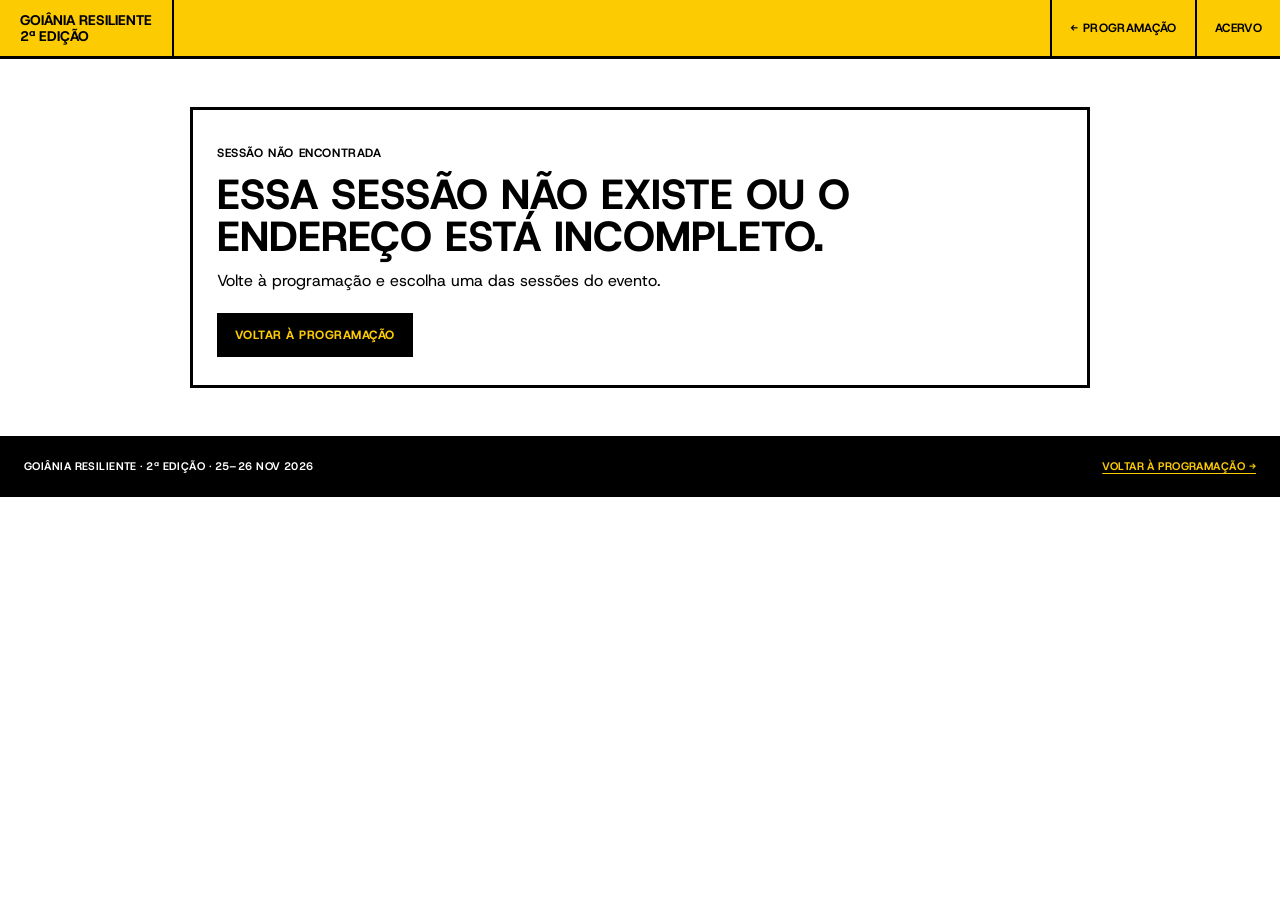
<file: sessao.html>
<!DOCTYPE html>
<html lang="pt-BR">
<head>
  <meta charset="utf-8">
  <meta name="viewport" content="width=device-width, initial-scale=1">
  <title>Sessão — Goiânia Resiliente</title>
  <meta name="description" content="Resumo, slides e transcrição da sessão do simpósio Goiânia Resiliente, com os nomes dos falantes e links para os perfis.">
  <link rel="icon" href="assets/icons/favicon.svg" type="image/svg+xml">
  <link rel="stylesheet" href="css/style.css">
  <link rel="stylesheet" href="css/sessao.css">
</head>
<body class="pagina-sessao">

<header>
  <div class="topbar">
    <a class="brand" href="index.html">
      <span>Goiânia Resiliente<br>2ª edição</span>
    </a>
    <nav class="sessao-topo-nav" aria-label="Navegação da sessão">
      <a href="index.html#programacao" data-voltar>← Programação</a>
      <a href="index.html#acervo">Acervo</a>
    </nav>
  </div>
</header>

<main class="sessao-main">

  <div id="sessaoErro" class="sessao-erro" hidden>
    <span class="label">Sessão não encontrada</span>
    <h1>Essa sessão não existe ou o endereço está incompleto.</h1>
    <p>Volte à programação e escolha uma das sessões do evento.</p>
    <a class="sessao-btn" href="index.html#programacao">Voltar à programação</a>
  </div>

  <div id="sessaoConteudo">
    <div class="sessao-migalha-faixa">
      <nav class="sessao-migalha" aria-label="Você está em">
        <a href="index.html#programacao" data-voltar>Programação</a>
        <span>/</span>
        <span id="sessaoDia">Dia 1</span>
        <span>/</span>
        <span id="sessaoHora">Sessão</span>
      </nav>
    </div>

    <section class="sessao-hero">
      <div class="sessao-hero-inner">
        <span class="label" id="sessaoDiaHora"></span>
        <h1 id="sessaoTitulo">Carregando…</h1>
        <div class="sessao-meta" id="sessaoMeta"></div>
        <div class="sessao-hero-acoes">
          <a class="sessao-btn" href="#transcricao">Ler transcrição</a>
          <a class="sessao-btn sessao-btn-sec" id="linkSlides" href="#slides">Slides (PDF)</a>
          <a class="sessao-btn sessao-btn-sec" id="linkCompleta" href="materiais/2026/dia1-transcricao-completa.md" download>Transcrição completa (.md)</a>
          <button type="button" class="sessao-btn sessao-btn-sec" id="copiarLink">Copiar link</button>
        </div>
      </div>
    </section>

    <nav class="sessao-subnav" id="sessaoSubnav" aria-label="Nesta sessão">
      <a href="#resumo">Resumo</a>
      <a href="#participantes">Participantes</a>
      <a href="#slides">Slides</a>
      <a href="#transcricao">Transcrição</a>
    </nav>

    <section class="sessao-bloco" id="resumo">
      <div class="sessao-bloco-inner">
        <span class="label">Resumo</span>
        <h2>O que aconteceu nesta sessão</h2>
        <div id="resumoTexto"></div>
        <p class="sessao-resumo-nota">Resumo elaborado a partir da gravação da sessão e revisado pela organização.</p>
      </div>
    </section>

    <section class="sessao-bloco" id="participantes">
      <div class="sessao-bloco-inner">
        <span class="label">Quem falou</span>
        <h2>Participantes</h2>
        <div id="participantesLista" class="sessao-participantes"></div>
      </div>
    </section>

    <section class="sessao-bloco" id="slides">
      <div class="sessao-bloco-inner">
        <span class="label">Slides</span>
        <h2>Apresentações</h2>
        <div id="slidesLista" class="sessao-slides"></div>
      </div>
    </section>

    <section class="sessao-bloco sessao-transcricao" id="transcricao">
      <div class="sessao-bloco-inner">
        <div class="transcricao-cabeca">
          <div>
            <span class="label">Transcrição</span>
            <h2>Fala por fala</h2>
          </div>
          <span class="label" id="transcricaoContador"></span>
        </div>

        <div class="transcricao-barra">
          <label class="busca" for="busca">
            <span class="label">Buscar na transcrição</span>
            <input id="busca" type="search" placeholder="Palavra, tema ou locutor…" autocomplete="off">
          </label>
          <div class="transcricao-acoes">
            <button type="button" class="btn-mini" id="limpar">Limpar</button>
            <button type="button" class="btn-mini" id="baixar">Baixar .md</button>
            <button type="button" class="btn-mini" id="imprimir">Imprimir / PDF</button>
          </div>
        </div>

        <div id="filtroLocutores" class="locutores-filtro" aria-label="Filtrar por locutor"></div>
        <div id="transcricaoLista" class="transcricao-lista"></div>
        <p id="transcricaoVazia" class="transcricao-vazia" hidden>Nenhuma fala encontrada com esse filtro.</p>
      </div>
    </section>

    <nav class="sessao-nav-sessoes" id="navSessoes" aria-label="Outras sessões"></nav>
  </div>

</main>

<footer class="sessao-footer">
  <span>Goiânia Resiliente · 2ª edição · 25–26 nov 2026</span>
  <a href="index.html#programacao">Voltar à programação →</a>
</footer>

<dialog class="perfil-modal" id="perfilModal" aria-label="Perfil do participante">
  <div class="modal-barra">
    <span class="label">Perfil do participante</span>
    <button type="button" class="modal-fechar" id="perfilFechar">Fechar ✕</button>
  </div>
  <div class="modal-corpo" id="perfilCorpo"></div>
</dialog>

<script src="dados/convidados.js" defer></script>
<script src="dados/sessoes.js" defer></script>
<script src="dados/acervo.js" defer></script>
<script src="js/sessao.js" defer></script>
</body>
</html>
</file>
<file: css/style.css>
@font-face { font-family: "Host Grotesk"; src: url("../assets/fonts/HostGrotesk-Regular.ttf") format("truetype"); font-weight: 400; font-style: normal; font-display: swap; }
@font-face { font-family: "Host Grotesk"; src: url("../assets/fonts/HostGrotesk-Medium.ttf") format("truetype"); font-weight: 500; font-style: normal; font-display: swap; }
@font-face { font-family: "Host Grotesk"; src: url("../assets/fonts/HostGrotesk-SemiBold.ttf") format("truetype"); font-weight: 600; font-style: normal; font-display: swap; }
@font-face { font-family: "Host Grotesk"; src: url("../assets/fonts/HostGrotesk-Bold.ttf") format("truetype"); font-weight: 700; font-style: normal; font-display: swap; }
@font-face { font-family: "Host Grotesk"; src: url("../assets/fonts/HostGrotesk-ExtraBold.ttf") format("truetype"); font-weight: 800; font-style: normal; font-display: swap; }

:root {
  --amarelo: #FCCB02;
  --cinza: #DCDCDC;
  --rosa: #FE8EAC;
  --azul: #0037EA;
  --verde: #049E6A;
  --vermelho: #DB2529;
  --magenta: #F15EEB;
  --preto: #000000;
  --branco: #FFFFFF;
  --borda: 2px solid var(--preto);
  --borda-grossa: 3px solid var(--preto);
}

* { margin: 0; padding: 0; box-sizing: border-box; }
html { scroll-behavior: smooth; }
body {
  font-family: "Host Grotesk", Arial, sans-serif;
  color: var(--preto);
  background: var(--branco);
  font-size: 17px;
  line-height: 1.55;
}
img { display: block; max-width: 100%; }
a { color: inherit; }
h1, h2, h3 { font-weight: 800; text-transform: uppercase; letter-spacing: 0; line-height: 1.0; overflow-wrap: break-word; }

.kicker { font-size: 13px; font-weight: 700; text-transform: uppercase; letter-spacing: .04em; }
.num { font-size: 44px; font-weight: 800; line-height: 1; }
.label { font-size: 12px; font-weight: 700; text-transform: uppercase; letter-spacing: .05em; }

/* ============ HEADER ============ */
header {
  position: sticky; top: 0; z-index: 100;
  background: var(--amarelo);
  border-bottom: var(--borda-grossa);
  max-width: 1440px; margin: 0 auto;
  border-left: var(--borda); border-right: var(--borda);
}
@media (max-width: 1480px) { header { border-left: none; border-right: none; } }
.topbar {
  display: flex; align-items: stretch; justify-content: space-between;
  max-width: 1440px; margin: 0 auto;
}
.brand {
  display: flex; align-items: center; gap: 12px;
  padding: 12px 20px; border-right: var(--borda);
  text-decoration: none; min-width: 0;
}
.brand img { height: 40px; width: auto; }
.brand span { font-weight: 800; font-size: 14px; text-transform: uppercase; line-height: 1.15; white-space: nowrap; }
.topbar-acervo { display: none; }
nav.menu { display: flex; }
nav.menu a {
  display: flex; align-items: center; padding: 0 18px;
  border-left: var(--borda); text-decoration: none;
  font-size: 12px; font-weight: 700; text-transform: uppercase; letter-spacing: .03em;
  transition: background-color .15s ease-out;
}
nav.menu a:hover { background: var(--branco); }
nav.menu a:focus-visible, .btn:focus-visible, summary:focus-visible, .tab:focus-visible, .chip:focus-visible { outline: 3px solid var(--azul); outline-offset: -3px; }
.toggle {
  display: none; border: none; border-left: var(--borda); background: var(--amarelo);
  font: inherit; font-weight: 800; font-size: 13px; text-transform: uppercase;
  padding: 0 20px; cursor: pointer; min-height: 48px;
}
@media (max-width: 1080px) {
  .toggle { display: block; }
  nav.menu {
    display: none; position: absolute; left: 0; right: 0; top: 100%;
    background: var(--amarelo); border-bottom: var(--borda-grossa);
    flex-direction: column;
  }
  nav.menu.open { display: flex; }
  nav.menu a { border-left: none; border-top: var(--borda); padding: 14px 20px; min-height: 44px; }
  nav.menu { max-height: calc(100vh - 64px); overflow-y: auto; }
  .topbar-acervo {
    display: flex; align-items: center; padding: 0 16px; border-left: var(--borda);
    font-size: 12px; font-weight: 800; text-transform: uppercase; letter-spacing: .03em; text-decoration: none;
  }
}

main { max-width: 1440px; margin: 0 auto; border-left: var(--borda); border-right: var(--borda); }
@media (max-width: 1480px) { main { border-left: none; border-right: none; } }

section { border-bottom: var(--borda-grossa); scroll-margin-top: 65px; }

/* ============ HERO ============ */
.hero { background: var(--amarelo); }
.hero-grid { display: grid; grid-template-columns: 1fr 1.2fr; }
.hero-left {
  border-right: var(--borda-grossa);
  background: var(--verde);
  padding: 40px; display: flex; flex-direction: column; justify-content: center; gap: 32px;
  min-width: 0;
}
.hero-left img.logo-gr { width: min(680px, 100%); height: auto; }
.hero-sub { font-size: 15px; font-weight: 700; text-transform: uppercase; line-height: 1.3; max-width: 340px; }
.hero-right { padding: 48px 40px; display: flex; flex-direction: column; justify-content: center; gap: 24px; min-width: 0; }
.hero-right h1 { font-size: clamp(40px, 5.2vw, 76px); }
@media (max-width: 420px) {
  /* Evita quebrar "vulnerabilidade" no meio da palavra em telas estreitas */
  .hero-right h1 { font-size: clamp(26px, 9.3vw, 39px); }
}
.hero-right p { max-width: 62ch; font-size: 18px; }
.btn {
  display: inline-block; background: var(--preto); color: var(--amarelo);
  font-weight: 800; text-transform: uppercase; font-size: 15px; letter-spacing: .02em;
  padding: 18px 28px; text-decoration: none; border: var(--borda);
  cursor: pointer; width: fit-content;
  transition: transform .15s ease-out, background-color .15s ease-out, color .15s ease-out;
}
.btn:hover { background: var(--branco); color: var(--preto); transform: translate(-2px,-2px); box-shadow: 4px 4px 0 var(--preto); }
.btn:active { transform: translate(0,0); box-shadow: none; }
.info-strip { display: grid; grid-template-columns: 1fr 1.4fr; border-top: var(--borda-grossa); }
.info-strip > div { padding: 28px 40px; }
.info-strip > div + div { border-left: var(--borda-grossa); }
.info-strip .label { display: block; margin-bottom: 8px; }
.info-strip strong { font-size: clamp(26px, 3vw, 40px); font-weight: 800; text-transform: uppercase; line-height: 1; display: block; }
.info-strip p { margin-top: 8px; font-size: 15px; }
.hero-photo { border-top: var(--borda-grossa); position: relative; }
.hero-photo img { width: 100%; height: clamp(280px, 42vw, 520px); object-fit: cover; }
.hero-photo figcaption, .credito {
  font-size: 11px; font-weight: 600; text-transform: uppercase; letter-spacing: .04em;
  padding: 8px 40px; border-top: var(--borda); background: var(--branco);
}
@media (max-width: 900px) {
  .hero-grid { grid-template-columns: 1fr; }
  .hero-left { border-right: none; border-bottom: var(--borda-grossa); }
  .info-strip { grid-template-columns: 1fr; }
  .info-strip > div + div { border-left: none; border-top: var(--borda-grossa); }
  .hero-left, .hero-right, .info-strip > div { padding: 28px 20px; }
  .hero-left { padding: 20px; }
  .hero-right { gap: 18px; }
}

/* ============ SEÇÕES EDITORIAIS ============ */
.sec-head { display: grid; grid-template-columns: 240px 1fr; border-bottom: var(--borda-grossa); }
.sec-head .num {
  font-size: clamp(88px, 9vw, 132px);
  font-weight: 800;
  line-height: 0.85;
  letter-spacing: -0.04em;
  padding: 24px 28px;
  border-right: var(--borda-grossa);
  display: flex;
  align-items: center;
  justify-content: flex-start;
}
.sec-head .titles { padding: 28px 40px; display: flex; flex-direction: column; gap: 6px; justify-content: center; }
.sec-head h2 { font-size: clamp(30px, 3.6vw, 54px); }
@media (max-width: 760px) {
  .sec-head { grid-template-columns: 1fr; }
  .sec-head .num {
    border-right: none;
    border-bottom: var(--borda);
    padding: 16px 20px 8px;
    font-size: clamp(64px, 16vw, 96px);
  }
  .sec-head .titles { padding: 20px 24px; }
}

/* Desafio */
.desafio { background: var(--cinza); }
.desafio-body { display: grid; grid-template-columns: 1.25fr 1fr; }
.desafio-text { padding: 40px; display: flex; flex-direction: column; gap: 20px; }
.desafio-text p { max-width: 65ch; }
.foto-box { border-left: var(--borda-grossa); display: flex; flex-direction: column; }
.foto-box img { flex: 1; width: 100%; object-fit: cover; min-height: 320px; }
.foto-box .credito { background: var(--branco); }
.credito:empty { display: none; }
@media (max-width: 900px) {
  .desafio-body { grid-template-columns: 1fr; }
  .desafio-text { padding: 28px 20px; }
  .foto-box { border-left: none; border-top: var(--borda-grossa); }
}

/* Duas faces */
.faces { background: var(--verde); }
.faces-grid { display: grid; grid-template-columns: 1fr 1fr; }
.face { padding: 40px; display: flex; flex-direction: column; gap: 18px; }
.face + .face { border-left: var(--borda-grossa); }
.face .kicker { font-size: 12px; }
.face h3 { font-size: clamp(26px, 2.8vw, 40px); }
.face p { max-width: 58ch; }
.face img { border: var(--borda); width: 100%; aspect-ratio: 3/2; object-fit: cover; }
.quote { border-top: var(--borda-grossa); padding: 56px 40px; }
.quote blockquote { font-size: clamp(24px, 3vw, 44px); font-weight: 800; text-transform: uppercase; line-height: 1.12; max-width: 1100px; }
@media (max-width: 900px) {
  .faces-grid { grid-template-columns: 1fr; }
  .face + .face { border-left: none; border-top: var(--borda-grossa); }
  .face, .quote { padding: 32px 20px; }
}

details.expla { border-top: var(--borda); }
details.expla summary {
  list-style: none; cursor: pointer;
  display: flex; justify-content: space-between; align-items: center; gap: 16px;
  padding: 22px 40px; font-weight: 800; text-transform: uppercase; font-size: 17px;
  transition: background-color .15s ease-out;
}
details.expla summary::-webkit-details-marker { display: none; }
details.expla summary::after { content: "+"; font-size: 26px; font-weight: 800; }
details.expla[open] summary::after { content: "–"; }
details.expla summary:hover { background: rgba(255,255,255,.35); }
details.expla .expla-body { padding: 0 40px 28px; display: flex; flex-direction: column; gap: 14px; max-width: 90ch; }
@media (max-width: 900px) {
  details.expla summary { padding: 18px 20px; }
  details.expla .expla-body { padding: 0 20px 22px; }
}

/* Goiânia */
.goiania { background: var(--rosa); }
.goiania-body { padding: 40px; display: flex; flex-direction: column; gap: 28px; }
.goiania-body > p { max-width: 75ch; }
.goiania-fotos { display: grid; grid-template-columns: 1fr 1fr; gap: 0; border: var(--borda); }
.goiania-fotos figure { display: flex; flex-direction: column; }
.goiania-fotos figure + figure { border-left: var(--borda); }
.goiania-fotos img { width: 100%; aspect-ratio: 4/3; object-fit: cover; }
.goiania-fotos figcaption { padding: 10px 14px; background: var(--branco); border-top: var(--borda); font-size: 11px; font-weight: 600; text-transform: uppercase; letter-spacing: .04em; }
@media (max-width: 760px) {
  .goiania-body { padding: 28px 20px; }
  .goiania-fotos { grid-template-columns: 1fr; }
  .goiania-fotos figure + figure { border-left: none; border-top: var(--borda); }
}

/* ============ PROGRAMAÇÃO ============ */
.programacao { background: var(--branco); }
.prog-sub { padding: 20px 40px; border-bottom: var(--borda-grossa); font-size: 15px; font-weight: 600; text-transform: uppercase; }
.tabs { display: grid; grid-template-columns: 1fr 1fr; border-bottom: var(--borda-grossa); }
.tab {
  font: inherit; font-weight: 800; text-transform: uppercase; font-size: clamp(18px, 2vw, 26px);
  padding: 22px 40px; border: none; cursor: pointer; text-align: left;
  background: var(--branco); transition: background-color .15s ease-out;
}
.tab + .tab { border-left: var(--borda-grossa); }
.tab[aria-selected="true"].dia1 { background: var(--amarelo); }
.tab[aria-selected="true"].dia2 { background: var(--verde); }
.tab:hover { background: var(--cinza); }
.tab[aria-selected="true"].dia1:hover { background: var(--amarelo); }
.tab[aria-selected="true"].dia2:hover { background: var(--verde); }
@media (max-width: 760px) { .tab { padding: 16px 20px; } }

.painel { display: none; }
.painel.ativo { display: block; }
.sessao { display: grid; grid-template-columns: 200px 1fr; border-bottom: var(--borda); }
.sessao:last-child { border-bottom: none; }
.sessao .hora { padding: 22px 24px; border-right: var(--borda); font-weight: 800; font-size: 16px; text-transform: uppercase; }
.sessao .conteudo { padding: 0; }
.sessao.fixa .conteudo { padding: 22px 32px; font-weight: 800; text-transform: uppercase; font-size: 17px; }
.sessao details { width: 100%; }
.sessao summary {
  list-style: none; cursor: pointer; display: flex; justify-content: space-between; align-items: center; gap: 16px;
  padding: 22px 32px; font-weight: 800; text-transform: uppercase; font-size: 17px;
  transition: background-color .15s ease-out;
}
.sessao summary::-webkit-details-marker { display: none; }
.sessao summary .seta { font-size: 22px; flex-shrink: 0; }
.sessao details[open] summary .seta { transform: rotate(45deg); }
.sessao summary:hover { background: var(--cinza); }
.sessao .detalhe { padding: 0 32px 24px; display: flex; flex-direction: column; gap: 12px; max-width: 95ch; }
.papel { display: grid; grid-template-columns: 160px 1fr; gap: 12px; font-size: 15px; border-top: 1px solid var(--preto); padding-top: 10px; }
.papel .label { padding-top: 2px; }
@media (max-width: 760px) {
  .prog-sub { padding: 14px 20px; }
  .sessao { grid-template-columns: 1fr; }
  .sessao .hora { border-right: none; border-bottom: var(--borda); padding: 14px 20px; }
  .sessao summary, .sessao.fixa .conteudo { padding: 16px 20px; }
  .sessao .detalhe { padding: 0 20px 20px; }
  .papel { grid-template-columns: 1fr; gap: 2px; }
}

/* ============ QUEM SOMOS ============ */
.quem { background: var(--cinza); }
.regua { display: grid; grid-template-columns: repeat(4, 1fr); border-bottom: var(--borda-grossa); }
.regua > div { padding: 28px 24px; display: flex; flex-direction: column; gap: 10px; }
.regua > div + div { border-left: var(--borda); }
.regua strong { font-size: 18px; font-weight: 800; text-transform: uppercase; }
.regua p { font-size: 13.5px; line-height: 1.45; }
.regua .tag { font-size: 11px; font-weight: 700; text-transform: uppercase; letter-spacing: .05em; }
.parceiros { display: grid; grid-template-columns: repeat(3, 1fr); border-bottom: var(--borda-grossa); }
.parceiros > div { padding: 22px 24px; font-weight: 800; text-transform: uppercase; font-size: 15px; display: flex; align-items: center; gap: 10px; }
.parceiros > div + div { border-left: var(--borda); }
.parceiros .tag { font-size: 11px; font-weight: 700; letter-spacing: .05em; }
@media (max-width: 900px) {
  .regua { grid-template-columns: 1fr 1fr; }
  .regua > div:nth-child(3) { border-left: none; }
  .regua > div:nth-child(n+3) { border-top: var(--borda); }
  .parceiros { grid-template-columns: 1fr; }
  .parceiros > div + div { border-left: none; border-top: var(--borda); }
}
.equipe { padding: 40px; display: flex; flex-direction: column; gap: 28px; }
.equipe h3 { font-size: clamp(24px, 2.6vw, 36px); }
.equipe-grid { display: grid; grid-template-columns: repeat(4, 1fr); gap: 0; border: var(--borda); background: var(--preto); grid-auto-rows: 1fr; }
.pessoa { background: var(--cinza); padding: 24px; display: flex; flex-direction: column; gap: 8px; }
.pessoa strong { font-size: 17px; font-weight: 800; text-transform: uppercase; }
.pessoa-tag { font-size: 10px; font-weight: 800; text-transform: uppercase; letter-spacing: .08em; color: var(--azul); }
.pessoa .cargo { font-size: 12px; font-weight: 700; text-transform: uppercase; letter-spacing: .04em; }
.pessoa p { font-size: 13.5px; line-height: 1.45; }
@media (max-width: 1100px) { .equipe-grid { grid-template-columns: repeat(2, 1fr); } }
@media (max-width: 700px) { .equipe-grid { grid-template-columns: 1fr; } .equipe { padding: 28px 20px; } }

/* ============ ACERVO ============ */
.acervo { background: var(--amarelo); }
.filtros { display: grid; grid-template-columns: 96px 1fr; border-bottom: var(--borda-grossa); background: var(--branco); }
.filtro-chips { display: flex; flex-wrap: wrap; gap: 8px; padding: 10px 14px; }
.chip {
  font: inherit; font-weight: 700; font-size: 13px; text-transform: uppercase; letter-spacing: .03em;
  background: var(--amarelo); border: none; border-right: var(--borda); padding: 14px 22px; cursor: pointer;
  transition: background-color .15s ease-out;
}
.chip:hover { background: var(--branco); }
.chip[aria-pressed="true"] { background: var(--preto); color: var(--amarelo); }
.filtros .chip { border: var(--borda); padding: 8px 14px; background: var(--branco); }
.filtros .chip:hover { background: var(--amarelo); }
.filtros .chip[aria-pressed="true"],
.filtros .chip[aria-pressed="true"]:hover { background: var(--preto); color: var(--amarelo); border-color: var(--preto); }
.filtros .chip[aria-pressed="true"]:focus-visible { outline: 3px solid var(--branco); outline-offset: 2px; }
#acervoLimpar:focus-visible, .filtro-select-mobile:focus-visible,
.topbar-acervo:focus-visible { outline: 3px solid var(--azul); outline-offset: 2px; }
.filtros-sessao .chip { flex: 0 0 auto; white-space: nowrap; }
.filtro-select-mobile { display: none; }
@media (max-width: 900px) {
  .filtros { grid-template-columns: 1fr; }
  .filtros .filtro-rotulo { border-right: 0; border-bottom: var(--borda); padding: 8px 14px; }
  .filtro-chips { flex-wrap: wrap; }
  .filtros-sessao .filtro-chips { display: none; }
  .filtro-select-mobile {
    display: block; width: 100%; font: inherit; font-size: 14px; font-weight: 700;
    padding: 10px 12px; border: 0; background: var(--branco);
  }
}
.acervo-grid { display: block; }
.acervo-bloco { border-bottom: var(--borda-grossa); }
.acervo-bloco:last-child { border-bottom: 0; }
.acervo-grupo {
  margin: 0; padding: 16px 24px 10px;
  background: var(--amarelo); border-bottom: var(--borda);
  font-size: 13px; font-weight: 800; text-transform: uppercase; letter-spacing: .05em;
}
.acervo-linha { display: flex; flex-wrap: wrap; }
.acervo-linha .item { flex: 1 1 33.333%; }
.acervo-linha[data-colunas="1"] .item { flex: 1 1 100%; }
.acervo-linha[data-colunas="2"] .item { flex: 1 1 50%; }
.acervo-linha[data-colunas="3"] .item { flex: 1 1 33.333%; }
.item {
  padding: 28px 24px; display: flex; flex-direction: column; gap: 10px; min-height: 170px;
  border-right: var(--borda);
}
.item.sem-borda-dir { border-right: 0; }
.item.com-borda-topo { border-top: var(--borda); }
.item.ultimo-visivel { border-right: 0; }
.item .tipo { font-size: 11px; font-weight: 700; text-transform: uppercase; letter-spacing: .05em; }
.item strong { font-size: 18px; font-weight: 800; text-transform: uppercase; line-height: 1.15; }
.item .status { margin-top: auto; font-size: 11px; font-weight: 700; text-transform: uppercase; letter-spacing: .05em; background: var(--branco); border: var(--borda); padding: 6px 10px; width: fit-content; }
.item.2024 .status { background: var(--verde); }
.acervo-nota { padding: 22px 40px; font-size: 14px; }
.acervo-topo {
  display: grid; grid-template-columns: 1fr auto; gap: 8px 24px; align-items: center;
  padding: 22px 40px; border-bottom: var(--borda-grossa);
}
.acervo-intro { margin: 0; font-size: 15px; max-width: 620px; }
.acervo-busca { display: flex; gap: 10px; align-items: center; }
.acervo-busca input {
  font: inherit; font-size: 15px; padding: 12px 16px; border: var(--borda);
  background: var(--branco); min-width: 300px;
}
.acervo-busca input:focus { outline: 3px solid var(--preto); outline-offset: 2px; }
.acervo-resultados {
  display: flex; align-items: center; justify-content: space-between; gap: 12px;
  padding: 10px 40px; border-bottom: var(--borda); background: var(--amarelo);
}
.acervo-contagem { margin: 0; font-size: 12px; font-weight: 700; text-transform: uppercase; letter-spacing: .05em; }
#acervoLimpar {
  font: inherit; font-weight: 800; font-size: 11px; text-transform: uppercase; letter-spacing: .03em;
  padding: 8px 12px; border: var(--borda); background: var(--preto); color: var(--amarelo); cursor: pointer;
}
#acervoLimpar:hover { background: var(--branco); color: var(--preto); }
@media (max-width: 900px) {
  .acervo-topo { grid-template-columns: 1fr; padding: 18px 20px; }
  .acervo-busca input { width: 100%; min-width: 0; }
  .acervo-resultados { padding: 10px 16px; }
}
@media (max-width: 900px) {
  .acervo-linha[data-colunas] .item { flex: 1 1 100%; border-right: 0; border-top: 0; }
  .acervo-linha[data-colunas] .item + .item { border-top: var(--borda); }
  .acervo-nota { padding: 18px 20px; }
}
@media (max-width: 1250px) and (min-width: 901px) { .acervo-grid { grid-template-columns: repeat(2, 1fr); } }

/* ============ FOOTER ============ */
footer { background: var(--branco); }
footer .inner { max-width: 1440px; margin: 0 auto; }
.foot-grid { display: grid; grid-template-columns: 1fr 1fr; border-bottom: var(--borda); }
.foot-grid > div { padding: 40px; display: flex; flex-direction: column; gap: 14px; }
.foot-grid > div + div { border-left: var(--borda); }
.foot-grid img.logo-gr { width: min(300px, 80%); height: auto; }
.logo-linha { display: flex; flex-wrap: wrap; align-items: center; gap: 16px 28px; }
.logo-linha img { width: auto; }
.foot-grid h2 { font-size: clamp(24px, 2.6vw, 38px); }
.foot-grid p { max-width: 52ch; font-size: 15px; }
.voltar {
  display: flex; justify-content: space-between; align-items: center; gap: 16px;
  padding: 20px 40px; font-size: 13px; font-weight: 700; text-transform: uppercase; letter-spacing: .04em;
}
.voltar a { font-weight: 800; text-decoration: none; border: var(--borda); padding: 10px 18px; background: var(--amarelo); transition: background-color .15s ease-out; }
.voltar a:hover { background: var(--branco); }
@media (max-width: 800px) {
  .foot-grid { grid-template-columns: 1fr; }
  .foot-grid > div { padding: 28px 20px; }
  .foot-grid > div + div { border-left: none; border-top: var(--borda); }
}

@media (prefers-reduced-motion: reduce) {
  html { scroll-behavior: auto; }
  * { transition: none !important; }
}


/* ============ INSCRIÇÃO ============ */
.inscricao {
  background: var(--preto);
  color: var(--branco);
  border-bottom: var(--borda-grossa);
}
.inscricao-grid {
  display: grid;
  grid-template-columns: 1.35fr 1fr;
  align-items: center;
  gap: 36px;
  padding: 36px 40px;
  max-width: 1440px;
  margin: 0 auto;
}
.inscricao-info {
  display: flex;
  flex-direction: column;
  gap: 12px;
}
.badge-gratuito {
  display: inline-block;
  background: var(--verde);
  color: var(--branco);
  font-size: 12px;
  font-weight: 800;
  text-transform: uppercase;
  letter-spacing: .05em;
  padding: 6px 14px;
  width: fit-content;
  border: 1px solid rgba(255,255,255,.2);
}
.inscricao-info h2 {
  font-size: clamp(26px, 3.2vw, 42px);
  color: var(--amarelo);
  line-height: 1.1;
}
.inscricao-info p {
  font-size: 16.5px;
  line-height: 1.5;
  color: #E6E6E6;
  max-width: 62ch;
}
.inscricao-info strong {
  color: var(--branco);
}
.inscricao-cta {
  display: flex;
  flex-direction: column;
  align-items: flex-start;
  gap: 12px;
  padding-left: 36px;
  border-left: 2px solid rgba(255,255,255,.2);
}
.btn-inscricao {
  display: inline-block;
  background: var(--amarelo);
  color: var(--preto);
  font-weight: 800;
  text-transform: uppercase;
  font-size: 16px;
  letter-spacing: .02em;
  padding: 18px 32px;
  text-decoration: none;
  border: 2px solid var(--branco);
  cursor: pointer;
  width: fit-content;
  transition: transform .15s ease-out, background-color .15s ease-out, color .15s ease-out, box-shadow .15s ease-out;
}
.btn-inscricao:hover {
  background: var(--branco);
  color: var(--preto);
  transform: translate(-2px,-2px);
  box-shadow: 4px 4px 0 var(--amarelo);
}
.btn-inscricao:active {
  transform: translate(0,0);
  box-shadow: none;
}
.inscricao-obs {
  font-size: 12px;
  font-weight: 700;
  text-transform: uppercase;
  letter-spacing: .04em;
  color: #BBBBBB;
}
nav.menu a.nav-inscricao {
  background: var(--preto);
  color: var(--amarelo);
}
nav.menu a.nav-inscricao:hover {
  background: var(--branco);
  color: var(--preto);
}
.logo-linha img {
  width: auto;
  max-height: 48px;
  object-fit: contain;
  image-rendering: -webkit-optimize-contrast;
}
@media (max-width: 900px) {
  .inscricao-grid {
    grid-template-columns: 1fr;
    padding: 28px 20px;
    gap: 22px;
  }
  .inscricao-cta {
    border-left: none;
    padding-left: 0;
    border-top: 1px solid rgba(255,255,255,.2);
    padding-top: 20px;
    width: 100%;
  }
  .btn-inscricao {
    width: 100%;
    text-align: center;
  }
}


/* ============ NOVO FOOTER REESTRUTURADO (DUAS LINHAS) ============ */
footer {
  background: var(--branco);
  border-top: none;
}
footer .inner {
  max-width: 1440px;
  margin: 0 auto;
}

/* 1. Grid superior de informações */
.foot-info-grid {
  display: grid;
  grid-template-columns: 1.3fr 1fr;
  border-bottom: var(--borda-grossa);
}
.foot-info-grid > div {
  padding: 36px 40px;
  display: flex;
  flex-direction: column;
  gap: 12px;
  min-width: 0;
}
.foot-info-grid > div + div {
  border-left: var(--borda-grossa);
  justify-content: space-between;
}
.foot-info-grid h2 {
  font-size: clamp(26px, 3vw, 42px);
  line-height: 1.05;
}
.foot-info-grid p.desc {
  max-width: 58ch;
  font-size: 15.5px;
  line-height: 1.5;
}
.foot-local-box {
  display: flex;
  flex-direction: column;
  gap: 6px;
}
.foot-local-box strong {
  font-size: 16px;
  font-weight: 800;
  text-transform: uppercase;
}
.foot-local-box p {
  font-size: 14px;
}
.foot-meta-links {
  display: flex;
  align-items: center;
  justify-content: space-between;
  gap: 16px;
  margin-top: 10px;
  padding-top: 12px;
  border-top: 1px solid var(--preto);
  flex-wrap: wrap;
}
.btn-inscricao-mini {
  display: inline-block;
  background: var(--preto);
  color: var(--amarelo);
  font-size: 12px;
  font-weight: 800;
  text-transform: uppercase;
  letter-spacing: .04em;
  padding: 8px 16px;
  text-decoration: none;
  border: var(--borda);
  transition: background-color .15s ease-out, color .15s ease-out;
}
.btn-inscricao-mini:hover {
  background: var(--amarelo);
  color: var(--preto);
}

/* 2. Faixa de logotipos: Realização e Parcerias em duas linhas */
.foot-logos-strip {
  padding: 32px 40px;
  border-bottom: var(--borda);
  background: var(--branco);
}
.foot-logos-row {
  display: flex;
  flex-direction: column;
  align-items: flex-start;
  gap: 28px;
  width: 100%;
}
.foot-logos-subgroup {
  display: flex;
  flex-direction: column;
  align-items: flex-start;
  gap: 14px;
  width: 100%;
}
.foot-logos-subgroup.realizadores,
.foot-logos-subgroup.parcerias {
  flex: none;
  width: 100%;
}
.foot-kicker {
  font-size: 13px;
  font-weight: 800;
  text-transform: uppercase;
  letter-spacing: .06em;
  color: var(--preto);
  margin: 0;
  padding: 0;
}
.foot-logos-items {
  display: flex;
  align-items: center;
  gap: 20px 40px;
  flex-wrap: wrap;
}
.foot-logos-items img {
  max-height: none;
  width: auto;
  max-width: 100%;
  object-fit: contain;
  image-rendering: -webkit-optimize-contrast;
  transition: transform .15s ease-out;
}
.foot-logos-items img:hover {
  transform: scale(1.06);
}

/* Equipe com 6 pessoas (3 colunas perfeitas) */
.equipe-grid {
  grid-template-columns: repeat(3, 1fr) !important;
}

/* 3. Responsividade */
@media (max-width: 1240px) {
  .foot-logos-row {
    flex-direction: column;
    align-items: flex-start;
    gap: 24px;
  }
  .foot-logos-subgroup.realizadores,
  .foot-logos-subgroup.parcerias {
    width: 100%;
  }
  .foot-logos-items {
    flex-wrap: wrap;
    gap: 16px;
  }
  .foot-logos-items img.logo-amma {
    height: 54px;
  }
  .equipe-grid {
    grid-template-columns: repeat(2, 1fr) !important;
  }
}
@media (max-width: 800px) {
  .foot-info-grid {
    grid-template-columns: 1fr;
  }
  .foot-info-grid > div {
    padding: 24px 20px;
  }
  .foot-info-grid > div + div {
    border-left: none;
    border-top: var(--borda-grossa);
  }
  .foot-logos-strip {
    padding: 24px 20px;
  }
  .foot-logos-items {
    gap: 16px;
  }
  .foot-logos-items img.logo-amma {
    height: 48px;
  }
  .equipe-grid {
    grid-template-columns: 1fr !important;
  }
}


/* =====================================================================
   ACRÉSCIMOS (nov/2026): convidados, 1ª edição, acervo alimentado por
   dados/acervo.js e janela de perfil.
   ===================================================================== */

/* Menu: com 9 itens, espaçamento menor nas telas médias */
@media (max-width: 1600px) and (min-width: 1321px) {
  nav.menu a { padding: 0 11px; font-size: 11.5px; letter-spacing: .02em; }
  .brand { padding: 12px 16px; }
}
@media (max-width: 1320px) {
  .toggle { display: block; }
  nav.menu {
    display: none; position: absolute; left: 0; right: 0; top: 100%;
    background: var(--amarelo); border-bottom: var(--borda-grossa);
    flex-direction: column;
  }
  nav.menu.open { display: flex; }
  nav.menu a { border-left: none; border-top: var(--borda); padding: 14px 20px; min-height: 44px; }
  nav.menu { max-height: calc(100vh - 64px); overflow-y: auto; }
  .topbar-acervo {
    display: flex; align-items: center; padding: 0 16px; border-left: var(--borda);
    font-size: 12px; font-weight: 800; text-transform: uppercase; letter-spacing: .03em; text-decoration: none;
  }
}

/* Nome com perfil, na programação */
a.conv-link {
  font-weight: 700; text-decoration: underline; text-decoration-thickness: 2px;
  text-underline-offset: 3px; text-decoration-color: var(--azul);
}
a.conv-link:hover { background: var(--amarelo); text-decoration-color: var(--preto); }
a.conv-link:focus-visible, .conv-agenda a:focus-visible, .ler-mais summary:focus-visible,
.item-link:focus-visible, .item-thumb:focus-visible, .modal-fechar:focus-visible { outline: 3px solid var(--azul); outline-offset: 2px; }

/* ============ CONVIDADOS ============ */
.convidados { background: var(--verde); }

.conv-sub { padding: 20px 40px; border-bottom: var(--borda-grossa); font-size: 15px; font-weight: 600; text-transform: uppercase; }
.conv-grid { display: grid; grid-template-columns: repeat(3, 1fr); gap: 2px; background: var(--preto); }
.conv-vazio { padding: 28px 40px; background: var(--branco); }
.convidado { background: var(--branco); display: flex; flex-direction: column; scroll-margin-top: 70px; }
.conv-foto {
  position: relative; aspect-ratio: 4 / 3; border-bottom: var(--borda); overflow: hidden;
  background: repeating-linear-gradient(135deg, var(--cinza) 0 14px, #e8e8e8 14px 28px);
  display: flex; flex-direction: column; align-items: center; justify-content: center; gap: 6px;
}
.conv-foto img { position: absolute; inset: 0; width: 100%; height: 100%; object-fit: cover; object-position: center 25%; }
.conv-iniciais {
  font-size: 44px; font-weight: 800; line-height: 1; width: 96px; height: 96px; border: var(--borda-grossa);
  border-radius: 50%; display: flex; align-items: center; justify-content: center; background: var(--branco);
}
.conv-embreve { font-size: 11px; font-weight: 700; text-transform: uppercase; letter-spacing: .05em; background: var(--branco); border: var(--borda); padding: 4px 10px; }
.conv-texto { padding: 22px 24px 24px; display: flex; flex-direction: column; gap: 8px; flex: 1; }
.conv-nome { font-size: 19px; font-weight: 800; text-transform: uppercase; line-height: 1.15; }
.convidado .cargo { font-size: 12px; font-weight: 700; text-transform: uppercase; letter-spacing: .04em; }
.conv-resumo { font-size: 14.5px; line-height: 1.5; }
.ler-mais { border-top: 1px solid var(--preto); padding-top: 8px; }
.ler-mais summary {
  cursor: pointer; list-style: none; font-size: 12px; font-weight: 800; text-transform: uppercase; letter-spacing: .04em;
  display: flex; justify-content: space-between; align-items: center; min-height: 32px;
}
.ler-mais summary::-webkit-details-marker { display: none; }
.ler-mais summary::after { content: "+"; font-size: 20px; }
.ler-mais[open] summary::after { content: "–"; }
.ler-mais p { font-size: 14px; line-height: 1.5; margin-top: 8px; }
.conv-agenda { margin-top: auto; border-top: var(--borda); padding-top: 12px; display: flex; flex-direction: column; gap: 8px; }
.conv-agenda ul { list-style: none; display: flex; flex-direction: column; gap: 10px; }
.conv-agenda li { display: flex; flex-direction: column; gap: 2px; }
.conv-quando { font-size: 11px; font-weight: 700; text-transform: uppercase; letter-spacing: .04em; color: #333; }
.conv-agenda a { font-size: 14px; font-weight: 700; line-height: 1.3; text-decoration: underline; text-underline-offset: 3px; }
.conv-agenda a:hover { background: var(--amarelo); }
@media (max-width: 1100px) { .conv-grid { grid-template-columns: repeat(2, 1fr); } }
.conv-filler { display: none; background: var(--verde); }
@media (min-width: 1101px) { .conv-filler-3 { display: block; } }
@media (max-width: 1100px) and (min-width: 701px) { .conv-filler-2 { display: block; } }
@media (max-width: 700px) {
  .conv-grid { grid-template-columns: 1fr; }
  .conv-sub { padding: 14px 20px; }
  .conv-texto { padding: 18px 20px 22px; }
  .conv-foto { aspect-ratio: 16 / 10; }
}

/* Janela do perfil */
.perfil-modal {
  border: var(--borda-grossa); padding: 0; margin: auto; width: min(560px, calc(100% - 24px));
  max-height: calc(100% - 24px); background: var(--branco); color: var(--preto);
  box-shadow: 8px 8px 0 var(--preto);
}
.perfil-modal::backdrop { background: rgba(0, 0, 0, .55); }
.perfil-modal[open] { display: flex; flex-direction: column; }
.modal-barra {
  display: flex; justify-content: space-between; align-items: center; gap: 12px;
  background: var(--amarelo); border-bottom: var(--borda-grossa); padding-left: 20px; flex-shrink: 0;
}
.modal-fechar {
  font: inherit; font-weight: 800; font-size: 13px; text-transform: uppercase; cursor: pointer;
  background: var(--preto); color: var(--amarelo); border: none; border-left: var(--borda); padding: 0 18px; min-height: 48px;
}
.modal-fechar:hover { background: var(--branco); color: var(--preto); }
.modal-corpo { overflow-y: auto; -webkit-overflow-scrolling: touch; }
.modal-corpo .convidado { box-shadow: none; }
.modal-corpo .conv-foto { aspect-ratio: 16 / 10; }
.modal-todos {
  display: block; padding: 16px 24px; border-top: var(--borda); font-size: 13px; font-weight: 800;
  text-transform: uppercase; text-decoration: none; background: var(--cinza);
}
.modal-todos:hover { background: var(--amarelo); }
@media (max-width: 700px) {
  .perfil-modal { width: 100%; max-width: 100%; max-height: 92%; margin: auto 0 0; box-shadow: none; border-left: none; border-right: none; border-bottom: none; }
}

/* ============ 1ª EDIÇÃO (2024) ============ */
.ed24 { background: var(--rosa); }
.ed24-numeros { display: grid; grid-template-columns: 1.6fr 1fr 1fr 1fr; border-bottom: var(--borda-grossa); background: var(--branco); }
.ed24-numeros > div { padding: 22px 28px; display: flex; flex-direction: column; gap: 6px; }
.ed24-numeros > div + div { border-left: var(--borda); }
.ed24-numeros strong { font-size: clamp(26px, 3vw, 44px); font-weight: 800; text-transform: uppercase; line-height: 1; }
.ed24-intro { padding: 36px 40px; display: flex; flex-direction: column; gap: 16px; border-bottom: var(--borda-grossa); }
.ed24-intro p { max-width: 75ch; }
.ed24-titulo { font-size: clamp(24px, 2.6vw, 36px); padding: 28px 40px; border-bottom: var(--borda-grossa); }
.ed24-prog { background: var(--branco); border-bottom: var(--borda-grossa); }
.ed24-dia { padding: 14px 24px; font-size: 14px; font-weight: 800; text-transform: uppercase; letter-spacing: .04em; background: var(--preto); color: var(--rosa); }
.ed24-prog .sessao:last-child { border-bottom: none; }
.ed24-prog .papel a { font-weight: 700; text-underline-offset: 3px; }
.ed24-equipe { display: grid; grid-template-columns: repeat(3, 1fr); gap: 2px; border: var(--borda); background: var(--preto); }
.ed24-equipe .pessoa { background: var(--branco); scroll-margin-top: 70px; }
.ed24-equipe .pessoa:target { background: var(--amarelo); }
.ed24 .equipe { border-bottom: var(--borda-grossa); }
.ed24-materiais { display: flex; justify-content: space-between; align-items: center; gap: 20px; padding: 28px 40px; flex-wrap: wrap; }
.ed24-materiais-links { display: flex; gap: 12px; flex-wrap: wrap; }
.ed24-materiais h3 { font-size: clamp(22px, 2.2vw, 30px); margin-bottom: 6px; }
@media (max-width: 900px) {
  .ed24-numeros { grid-template-columns: 1fr 1fr; }
  .ed24-numeros > div:nth-child(3) { border-left: none; }
  .ed24-numeros > div:nth-child(n+3) { border-top: var(--borda); }
}
@media (max-width: 760px) {
  .ed24-intro { padding: 28px 20px; }
  .ed24-titulo { padding: 20px; }
  .ed24-dia { padding: 12px 20px; }
  .ed24-numeros > div { padding: 18px 20px; }
  .ed24-equipe { grid-template-columns: 1fr; }
  .ed24-materiais { padding: 24px 20px; }
  .ed24-materiais-links { width: 100%; }
  .ed24-materiais-links .btn { flex: 1 1 100%; }
  .ed24-materiais .btn { width: 100%; text-align: center; }
}

/* ============ ACERVO (dados) ============ */
.filtros-edicao { align-items: stretch; background: var(--branco); }
.filtros-edicao .chip { background: var(--branco); }
.filtros-edicao .chip:hover { background: var(--amarelo); }
.filtros-edicao .chip[aria-pressed="true"] { background: var(--preto); color: var(--amarelo); }
.filtro-rotulo { display: flex; align-items: center; padding: 0 18px; font-size: 12px; font-weight: 800; text-transform: uppercase; letter-spacing: .05em; border-right: var(--borda); }
.item[data-edicao="2024"] .status { background: var(--rosa); }
.item.publicado { background: var(--branco); }
.item-thumb { position: relative; display: block; margin: -28px -24px 4px; border-bottom: var(--borda); aspect-ratio: 16 / 9; overflow: hidden; background: var(--preto); }
.item-thumb img { width: 100%; height: 100%; object-fit: cover; }
.item-play { position: absolute; left: 16px; bottom: 16px; background: var(--amarelo); border: var(--borda); font-size: 16px; padding: 6px 12px; }
.item-painel { font-size: 12px; font-weight: 700; text-transform: uppercase; letter-spacing: .03em; }
.item-texto { font-size: 14px; line-height: 1.45; }
.item-link {
  margin-top: auto; display: inline-block; width: fit-content; background: var(--preto); color: var(--amarelo);
  font-size: 12px; font-weight: 800; text-transform: uppercase; letter-spacing: .04em; padding: 10px 14px; text-decoration: none; border: var(--borda);
}
.item-link:hover { background: var(--amarelo); color: var(--preto); }
.acervo-vazio { padding: 22px 40px; font-size: 15px; font-weight: 600; border-bottom: var(--borda-grossa); }
@media (max-width: 900px) { .acervo-vazio { padding: 18px 20px; } }
@media (max-width: 760px) { .filtros .chip { padding: 12px 16px; min-height: 44px; } }
@media (max-width: 1100px) and (min-width: 761px) { .ed24-equipe { grid-template-columns: repeat(2, 1fr); } }
/* Fotos da 1ª edição (do relatório de 2024) */
.ed24-fotos { display: grid; grid-template-columns: repeat(5, 1fr); gap: 2px; background: var(--preto); border-bottom: var(--borda-grossa); }
.ed24-fotos figure { background: var(--branco); display: flex; flex-direction: column; }
.ed24-fotos img { width: 100%; aspect-ratio: 3 / 2; object-fit: cover; }
.ed24-fotos figcaption { padding: 10px 14px; border-top: var(--borda); font-size: 11px; font-weight: 600; text-transform: uppercase; letter-spacing: .03em; line-height: 1.4; }
@media (max-width: 1100px) { .ed24-fotos { grid-template-columns: repeat(2, 1fr); } .ed24-fotos figure:first-child { grid-column: 1 / -1; } }
@media (max-width: 600px) {
  .ed24-fotos { display: flex; overflow-x: auto; scroll-snap-type: x mandatory; gap: 2px; }
  .ed24-fotos figure { flex: 0 0 85%; scroll-snap-align: start; }
}

/* =====================================================================
   SESSÕES: detalhe com perfis, materiais e resumo
   ===================================================================== */
.sessao[id] { scroll-margin-top: 70px; }
.sessao-descricao { font-size: 15.5px; line-height: 1.5; max-width: 75ch; }
.sessao-bloco .sessao-bloco-conteudo { min-width: 0; }
.perfis-mini { display: flex; flex-wrap: wrap; gap: 8px; }
a.conv-link.perfil-mini {
  display: inline-flex; align-items: center; gap: 10px; padding: 6px 12px 6px 6px;
  border: var(--borda); background: var(--branco); text-decoration: none; max-width: 100%;
  transition: background-color .15s ease-out;
}
a.conv-link.perfil-mini:hover { background: var(--amarelo); }
.mini-foto {
  position: relative; flex-shrink: 0; width: 40px; height: 40px; border-radius: 50%; overflow: hidden;
  border: var(--borda); background: var(--cinza); display: flex; align-items: center; justify-content: center;
}
.mini-foto img { position: absolute; inset: 0; width: 100%; height: 100%; object-fit: cover; object-position: center 25%; }
.mini-iniciais { font-size: 14px; font-weight: 800; }
.perfil-mini-texto { display: flex; flex-direction: column; line-height: 1.2; min-width: 0; }
.perfil-mini-texto strong { font-size: 13px; font-weight: 800; text-transform: uppercase; }
.perfil-mini-texto span { font-size: 11px; font-weight: 600; text-transform: uppercase; letter-spacing: .03em; }
.sessao-materiais { display: flex; flex-wrap: wrap; gap: 8px; }
.sessao-material {
  display: inline-flex; align-items: stretch; border: var(--borda); text-decoration: none;
  font-size: 13px; font-weight: 700; background: var(--branco); transition: background-color .15s ease-out;
}
.sessao-material > span { padding: 8px 12px; }
.sessao-material-tipo { background: var(--preto); color: var(--amarelo); text-transform: uppercase; font-size: 11px; letter-spacing: .05em; display: flex; align-items: center; }
.sessao-material:hover { background: var(--amarelo); }
.sessao-embreve { font-size: 14px; }
.sessao-resumo { border-top: none; padding-top: 0; }
.sessao-resumo summary { justify-content: flex-start; gap: 12px; }
.texto-rico { display: flex; flex-direction: column; gap: 12px; margin-top: 10px; max-width: 75ch; }
.texto-rico p, .texto-rico li { font-size: 15px; line-height: 1.55; }
.texto-rico h4 { font-size: 14px; font-weight: 800; text-transform: uppercase; letter-spacing: .02em; margin-top: 6px; }
.texto-rico ul { padding-left: 20px; display: flex; flex-direction: column; gap: 4px; }
.sessao-resumo-nota { font-size: 12px; font-weight: 600; text-transform: uppercase; letter-spacing: .03em; margin-top: 12px; border-top: 1px solid var(--preto); padding-top: 8px; }
.sessao-rodape { border-top: 1px solid var(--preto); padding-top: 10px; display: flex; justify-content: flex-end; }
.sessao-copiar { font-size: 12px; font-weight: 800; text-transform: uppercase; letter-spacing: .04em; text-underline-offset: 3px; }
.sessao-abrir {
  display: inline-flex; align-items: center; gap: 6px;
  margin-bottom: 14px; padding: 7px 11px;
  background: var(--amarelo); border: var(--borda);
  font-size: 12px; font-weight: 800; text-transform: uppercase; letter-spacing: .04em;
  text-decoration: none;
}
.sessao-abrir:hover { background: var(--preto); color: var(--amarelo); }
.sessao-teaser { font-size: 15px; line-height: 1.55; max-width: 75ch; }
.sessao-ver-resumo {
  display: inline-block; margin-top: 8px;
  font-size: 12px; font-weight: 800; text-transform: uppercase; letter-spacing: .04em;
  text-underline-offset: 3px;
}
.sessao-selo {
  margin-left: auto; flex-shrink: 0; font-size: 11px; font-weight: 800; letter-spacing: .05em;
  background: var(--verde); border: var(--borda); padding: 4px 8px; line-height: 1.2;
}
.sessao-abrir:focus-visible, .sessao-ver-resumo:focus-visible, .sessao-material:focus-visible, .sessao-copiar:focus-visible, a.conv-link.perfil-mini:focus-visible { outline: 3px solid var(--azul); outline-offset: 2px; }
@media (max-width: 760px) {
  .sessao-selo { display: none; }
  .sessao-rodape { justify-content: flex-start; }
}

/* ============ TODOS OS PARTICIPANTES ============ */
.todos { border-top: var(--borda-grossa); background: var(--branco); scroll-margin-top: 65px; }
.todos-cabeca {
  padding: 24px 40px; background: var(--verde); cursor: pointer; list-style: none;
  display: grid; grid-template-columns: minmax(0, 1fr) auto; align-items: center; gap: 6px 24px;
}
.todos-cabeca::-webkit-details-marker { display: none; }
.todos-cabeca::marker { content: ""; }
.todos-cabeca h3 { font-size: clamp(22px, 2.4vw, 32px); }
.todos-sub { font-size: 15px; max-width: 78ch; line-height: 1.45; }
.todos-seta {
  grid-column: 2; grid-row: 1 / span 2; width: 38px; height: 38px;
  border: 2px solid var(--preto); border-radius: 50%; display: grid; place-items: center;
  font-size: 24px; font-weight: 800; line-height: 1; transition: transform .2s ease-out;
}
.todos[open] .todos-seta { transform: rotate(45deg); }
.todos[open] .todos-cabeca { border-bottom: var(--borda-grossa); }
.todos-cabeca:hover h3 { text-decoration: underline; text-underline-offset: 4px; }
.todos-cabeca:focus-visible { outline: 3px solid var(--azul); outline-offset: -3px; }
.todos-lista { list-style: none; display: grid; grid-template-columns: 1fr 1fr; }
.todos-lista li { display: grid; grid-template-columns: minmax(0, 1fr) minmax(0, 1.4fr); gap: 16px; padding: 14px 24px; border-bottom: 1px solid var(--preto); }
.todos-lista li:nth-child(odd) { border-right: var(--borda); }
.todos-quem { display: flex; flex-direction: column; gap: 2px; min-width: 0; }
.todos-quem strong, .todos-quem a { font-size: 15px; font-weight: 800; text-transform: uppercase; line-height: 1.2; }
.todos-quem .cargo { font-size: 11px; font-weight: 700; text-transform: uppercase; letter-spacing: .03em; }
.todos-sessoes { display: flex; flex-direction: column; gap: 6px; min-width: 0; }
.todos-sessoes > span { display: flex; flex-direction: column; }
.todos-sessoes a { font-size: 13.5px; font-weight: 600; line-height: 1.3; text-underline-offset: 3px; }
@media (max-width: 1100px) {
  .todos-lista { grid-template-columns: 1fr; }
  .todos-lista li:nth-child(odd) { border-right: none; }
}
@media (max-width: 700px) {
  .todos-cabeca { padding: 20px; gap: 4px 16px; }
  .todos-seta { width: 32px; height: 32px; font-size: 20px; }
  .todos-lista li { grid-template-columns: 1fr; gap: 8px; padding: 14px 20px; }
}

/* ============ QUEM SOMOS: ler mais, parcerias, perfil da equipe ============ */
.regua > div { scroll-margin-top: 70px; }
.regua .ler-mais p { font-size: 13.5px; }
.parceiros > div { flex-wrap: wrap; scroll-margin-top: 70px; align-items: flex-start; flex-direction: column; gap: 6px; }
.parceiro-nome { display: flex; flex-direction: column; gap: 2px; }
.parceiro-nome small { font-size: 12px; font-weight: 600; text-transform: none; letter-spacing: 0; }
.parceiro-site { font-size: 12px; font-weight: 800; letter-spacing: .04em; text-underline-offset: 3px; }
.regua > div:target, .parceiros > div:target { background: var(--amarelo); }
a.conv-link.pessoa-perfil {
  margin-top: auto; padding-top: 6px; font-size: 12px; font-weight: 800; text-transform: uppercase;
  letter-spacing: .04em; text-decoration-color: var(--preto);
}

/* ============ RODAPÉ: logos com link ============ */
.foot-logo-link { display: inline-flex; }
.foot-logo-link:focus-visible { outline: 3px solid var(--azul); outline-offset: 4px; }

/* ============ ACERVO: filtro por atividade ============ */
.filtros-atividade { background: var(--branco); align-items: stretch; }
.filtro-select {
  font: inherit; font-size: 13px; font-weight: 700; border: none; border-right: var(--borda); background: var(--branco);
  padding: 12px 16px; min-height: 44px; flex: 1; max-width: 720px; min-width: 0; cursor: pointer;
}
.filtro-select:focus-visible { outline: 3px solid var(--azul); outline-offset: -3px; }
.item-painel a { text-underline-offset: 3px; }
@media (max-width: 600px) { .filtros-atividade .filtro-rotulo { display: none; } .filtro-select { border-right: none; } }
/* O "ler mais" dentro da programação não herda o estilo das linhas de sessão */
.sessao .ler-mais summary {
  padding: 0; min-height: 36px; font-size: 12px; text-transform: uppercase; letter-spacing: .04em;
  justify-content: flex-start; gap: 12px; background: none;
}
.sessao .ler-mais summary:hover { background: none; text-decoration: underline; text-underline-offset: 3px; }
@media (max-width: 760px) { .sessao .ler-mais summary { padding: 0; } }

/* ============ TRANSMISSÃO ============ */
.hero-acoes { display: flex; flex-direction: column; gap: 12px; align-items: flex-start; }
.hero-relatorio { margin: 0; font-size: 15px; font-weight: 700; }
.hero-relatorio a { text-underline-offset: 3px; }
.hero-right .hero-relatorio { font-size: 15px; }
@media (max-width: 700px) { .hero .hero-botoes { grid-template-columns: 1fr; } }
.hero-botoes { display: grid; grid-template-columns: 1.15fr .85fr; gap: 12px; align-items: stretch; width: 100%; }
.hero-botoes .btn { width: 100%; display: flex; align-items: center; justify-content: center; text-align: center; padding: 18px 20px; }
@media (min-width: 761px) { .hero-botoes .btn { font-size: 13px; padding: 16px 12px; text-wrap: balance; } }
.btn-sec { background: var(--branco); color: var(--preto); }
.btn-sec:hover { background: var(--preto); color: var(--amarelo); }
.hero-live {
  display: inline-flex; align-items: center; gap: 8px;
  font-size: 13px; font-weight: 800; text-transform: uppercase; letter-spacing: .03em;
  text-decoration: underline; text-underline-offset: 4px; color: var(--preto);
  padding: 4px 8px; margin: -4px -8px;
}
.hero-live:hover { background: var(--preto); color: var(--amarelo); text-decoration: none; }
.hero-live-dot { width: 9px; height: 9px; border-radius: 50%; background: var(--vermelho); flex: 0 0 auto; }

.transmissao { background: var(--preto); color: var(--branco); }
.trans-head {
  display: grid; grid-template-columns: 1.25fr .75fr; gap: 40px;
  padding: 48px 40px 40px; align-items: end;
  border-bottom: 2px solid var(--branco);
}
.trans-kicker {
  display: inline-flex; align-items: center; gap: 10px;
  font-size: 12px; font-weight: 800; text-transform: uppercase; letter-spacing: .08em;
  color: var(--amarelo); margin-bottom: 14px;
}
.trans-dot { width: 10px; height: 10px; border-radius: 50%; background: var(--vermelho); }
.trans-head h2 { font-size: clamp(32px, 4.4vw, 62px); line-height: .92; text-transform: uppercase; letter-spacing: -.02em; }
.trans-side { display: flex; flex-direction: column; gap: 16px; }
.trans-side p { font-size: 15px; line-height: 1.55; color: #e6e6e6; max-width: 46ch; }
.trans-side strong { color: var(--branco); }
.trans-status {
  background: var(--amarelo); color: var(--preto); border: var(--borda);
  padding: 12px 16px; font-size: 12px; font-weight: 800; text-transform: uppercase;
  letter-spacing: .04em; line-height: 1.35;
}
.trans-status.no-ar { background: var(--vermelho); color: var(--branco); }
.trans-grid { display: grid; grid-template-columns: 1fr 1fr; gap: 2px; background: var(--preto); border-bottom: 2px solid var(--branco); }
.trans-card { display: flex; flex-direction: column; background: var(--branco); color: var(--preto); text-decoration: none; }
.trans-card:focus-visible { outline: 4px solid var(--amarelo); outline-offset: -4px; }
.trans-thumb { position: relative; aspect-ratio: 16 / 9; overflow: hidden; background: var(--preto); }
.trans-thumb img { width: 100%; height: 100%; object-fit: cover; display: block; transition: transform .35s ease-out; }
.trans-card:hover .trans-thumb img { transform: scale(1.04); }
.trans-badge {
  position: absolute; top: 16px; left: 16px; background: var(--amarelo); color: var(--preto);
  border: var(--borda); padding: 6px 10px; font-size: 12px; font-weight: 800;
  text-transform: uppercase; letter-spacing: .04em;
}
.trans-card:nth-child(2) .trans-badge { background: var(--rosa); }
.trans-play {
  position: absolute; top: 50%; left: 50%; transform: translate(-50%, -50%);
  width: 64px; height: 64px; border-radius: 50%; background: var(--vermelho);
  border: 3px solid var(--branco); display: flex; align-items: center; justify-content: center;
}
.trans-play::after {
  content: ""; width: 0; height: 0;
  border-left: 18px solid var(--branco);
  border-top: 11px solid transparent;
  border-bottom: 11px solid transparent;
  margin-left: 5px;
}
.trans-live {
  display: none; position: absolute; top: 16px; right: 16px;
  background: var(--vermelho); color: var(--branco); padding: 6px 10px;
  font-size: 11px; font-weight: 800; text-transform: uppercase; letter-spacing: .06em;
}
.trans-card.no-ar { outline: 4px solid var(--vermelho); outline-offset: -4px; }
.trans-card.no-ar .trans-live { display: inline-block; }
.trans-card.no-ar .trans-play { animation: transPulse 1.6s ease-in-out infinite; }
.trans-body { padding: 22px 24px 24px; display: flex; flex-direction: column; gap: 6px; border-top: var(--borda); }
.trans-data { font-size: 12px; font-weight: 800; text-transform: uppercase; letter-spacing: .06em; color: #333; }
.trans-body strong { font-size: 26px; font-weight: 800; text-transform: uppercase; line-height: 1; }
.trans-cta { margin-top: 10px; font-size: 13px; font-weight: 800; text-transform: uppercase; letter-spacing: .04em; text-decoration: underline; text-underline-offset: 3px; }
.trans-card:hover .trans-cta { background: var(--amarelo); text-decoration: none; }
.trans-nota { padding: 18px 40px 26px; font-size: 13px; color: #ccc; border-top: 2px solid var(--branco); }
.trans-nota a { color: var(--amarelo); font-weight: 800; }
.trans-nota a:hover { background: var(--amarelo); color: var(--preto); }
@keyframes transPulse {
  0%, 100% { box-shadow: 0 0 0 0 rgba(219, 37, 41, .7); }
  50% { box-shadow: 0 0 0 12px rgba(219, 37, 41, 0); }
}
@media (max-width: 900px) {
  .trans-head { grid-template-columns: 1fr; gap: 22px; padding: 32px 24px 28px; }
  .trans-grid { grid-template-columns: 1fr; }
  .trans-nota { padding: 16px 24px 22px; }
}
@media (max-width: 560px) {
  .trans-head { padding: 26px 20px 22px; }
  .trans-head h2 { font-size: clamp(28px, 10vw, 40px); }
  .trans-body { padding: 18px 20px 20px; }
  .trans-body strong { font-size: 22px; }
  .trans-play { width: 54px; height: 54px; }
  .trans-nota { padding: 14px 20px 20px; }
}
</file>
<file: css/sessao.css>
/* =====================================================================
   PÁGINA DA SESSÃO · "tudo sobre esta sessão"
   Usa as variáveis e a base de css/style.css.
   ===================================================================== */

[hidden] { display: none !important; }

.pagina-sessao header {
  max-width: none;
  margin: 0;
  border-left: none;
  border-right: none;
}

.pagina-sessao main.sessao-main {
  max-width: none;
  margin: 0;
  border: none;
}

.sessao-topo-nav {
  display: flex;
  align-items: stretch;
  margin-left: auto;
}
.sessao-topo-nav a {
  display: flex;
  align-items: center;
  padding: 0 18px;
  border-left: var(--borda);
  font-size: 12px;
  font-weight: 700;
  text-transform: uppercase;
  letter-spacing: .03em;
  text-decoration: none;
}
.sessao-topo-nav a:hover { background: var(--branco); }
@media (max-width: 700px) {
  .sessao-topo-nav a { padding: 0 12px; font-size: 11px; }
  .sessao-topo-nav a:last-child { display: none; }
}

.sessao-migalha-faixa {
  background: var(--branco);
  border-bottom: 1px solid var(--preto);
}
.sessao-migalha {
  max-width: 1100px;
  margin: 0 auto;
  padding: 14px 24px;
  display: flex;
  flex-wrap: wrap;
  gap: 8px;
  font-size: 11px;
  font-weight: 700;
  text-transform: uppercase;
  letter-spacing: .04em;
}
.sessao-migalha a { text-underline-offset: 3px; }

.sessao-hero {
  background: var(--amarelo);
  border-bottom: var(--borda-grossa);
}
.sessao-hero-inner {
  max-width: 1100px;
  margin: 0 auto;
  padding: 38px 24px 30px;
}
.sessao-hero h1 {
  max-width: 980px;
  margin-top: 6px;
  font-size: clamp(30px, 4.6vw, 54px);
}
.sessao-meta {
  display: flex;
  flex-wrap: wrap;
  gap: 8px 14px;
  margin-top: 16px;
  font-size: 11px;
  font-weight: 800;
  text-transform: uppercase;
  letter-spacing: .04em;
}
.sessao-meta span { padding-right: 14px; border-right: var(--borda); }
.sessao-meta span:last-child { border-right: none; padding-right: 0; }
.sessao-hero-acoes {
  display: flex;
  flex-wrap: wrap;
  gap: 10px;
  margin-top: 22px;
}
.sessao-btn {
  display: inline-flex;
  align-items: center;
  justify-content: center;
  min-height: 44px;
  padding: 10px 16px;
  border: var(--borda);
  background: var(--preto);
  color: var(--amarelo);
  font-size: 12px;
  font-weight: 800;
  text-transform: uppercase;
  letter-spacing: .04em;
  text-decoration: none;
  transition: background-color .15s ease-out, color .15s ease-out;
}
.sessao-btn:hover { background: var(--branco); color: var(--preto); }
.sessao-btn-sec { background: var(--branco); color: var(--preto); }
.sessao-btn-sec:hover { background: var(--preto); color: var(--amarelo); }
.sessao-btn:focus-visible,
.btn-mini:focus-visible,
.locutor-chip:focus-visible,
.ver-contexto:focus-visible,
.sessao-topo-nav a:focus-visible,
.sessao-migalha a:focus-visible {
  outline: 3px solid var(--azul);
  outline-offset: 2px;
}

.sessao-subnav {
  position: sticky;
  top: calc(var(--header-h, 59px) - 1px);
  z-index: 30;
  display: flex;
  overflow-x: auto;
  white-space: nowrap;
  background: var(--branco);
  border-bottom: var(--borda);
  -webkit-overflow-scrolling: touch;
}
.sessao-subnav a {
  flex: 0 0 auto;
  padding: 11px 16px;
  border-right: 1px solid var(--preto);
  font-size: 11px;
  font-weight: 800;
  text-transform: uppercase;
  letter-spacing: .04em;
  text-decoration: none;
}
.sessao-subnav a:hover { background: var(--amarelo); }
.sessao-subnav a:focus-visible { outline: 3px solid var(--azul); outline-offset: -3px; }
#resumo, #participantes, #slides, #transcricao { scroll-margin-top: calc(var(--header-h, 59px) + 56px); }

.sessao-bloco {
  border-bottom: 1px solid var(--preto);
  background: var(--branco);
  scroll-margin-top: 80px;
}
.sessao-bloco-inner {
  max-width: 1100px;
  margin: 0 auto;
  padding: 32px 24px;
}
.sessao-bloco h2 {
  font-size: clamp(20px, 2.4vw, 28px);
  margin-top: 2px;
  margin-bottom: 12px;
}
.sessao-bloco > .sessao-bloco-inner > .label { display: block; }

.sessao-participantes {
  display: flex;
  flex-wrap: wrap;
  gap: 10px;
  margin-top: 4px;
}
.participante {
  display: inline-flex;
  align-items: center;
  gap: 9px;
  border: var(--borda);
  background: var(--branco);
  padding: 7px 10px;
  text-decoration: none;
  font-size: 12px;
  font-weight: 800;
  text-transform: uppercase;
  letter-spacing: .02em;
}
.participante:hover { background: var(--amarelo); }
.participante .ponto {
  width: 11px;
  height: 11px;
  flex: 0 0 auto;
  background: var(--cor, var(--cinza));
  border: 1px solid var(--preto);
}
.participante small {
  display: block;
  max-width: 320px;
  font-size: 10px;
  font-weight: 500;
  text-transform: none;
  letter-spacing: 0;
  line-height: 1.25;
  color: #333;
}
.participante.sem-perfil {
  border-style: dashed;
  background: #f4f4f4;
  cursor: default;
}
.participante.sem-perfil:hover { background: #f4f4f4; }

.sessao-slides {
  display: grid;
  grid-template-columns: repeat(3, minmax(0, 1fr));
  gap: 14px;
  margin-top: 4px;
}
.slide-card {
  display: flex;
  flex-direction: column;
  gap: 8px;
  border: var(--borda);
  background: var(--branco);
  padding: 16px;
}
.slide-card .tipo {
  align-self: flex-start;
  background: var(--amarelo);
  border: 1px solid var(--preto);
  padding: 2px 6px;
  font-size: 10px;
  font-weight: 800;
  text-transform: uppercase;
  letter-spacing: .05em;
}
.slide-card h3 {
  font-size: 17px;
  line-height: 1.15;
}
.slide-card p {
  font-size: 13px;
  line-height: 1.4;
  color: #333;
}
.slide-card a {
  margin-top: auto;
  padding-top: 6px;
  font-size: 11px;
  font-weight: 800;
  text-transform: uppercase;
  letter-spacing: .04em;
  text-underline-offset: 3px;
}

.sessao-transcricao { scroll-margin-top: 70px; }
.transcricao-cabeca {
  display: flex;
  justify-content: space-between;
  align-items: flex-end;
  gap: 16px;
  flex-wrap: wrap;
}
.transcricao-cabeca h2 { margin-bottom: 6px; }

.transcricao-barra {
  display: flex;
  justify-content: space-between;
  align-items: flex-end;
  gap: 12px;
  flex-wrap: wrap;
  padding: 12px 0;
  background: var(--branco);
  border-top: var(--borda);
  border-bottom: var(--borda);
}
.busca { display: flex; flex-direction: column; gap: 4px; flex: 1 1 260px; }
.busca input {
  width: 100%;
  min-height: 42px;
  padding: 8px 10px;
  border: var(--borda);
  background: var(--branco);
  color: var(--preto);
  font: inherit;
  font-size: 15px;
}
.busca input:focus-visible { outline: 3px solid var(--azul); outline-offset: 0; }
.transcricao-acoes { display: flex; gap: 8px; flex-wrap: wrap; }
.btn-mini {
  min-height: 42px;
  padding: 8px 12px;
  border: var(--borda);
  background: var(--branco);
  color: var(--preto);
  font: inherit;
  font-size: 11px;
  font-weight: 800;
  text-transform: uppercase;
  letter-spacing: .04em;
  cursor: pointer;
}
.btn-mini:hover { background: var(--amarelo); }

.locutores-filtro {
  display: flex;
  flex-wrap: wrap;
  gap: 7px;
  padding: 14px 0;
}
.locutor-chip {
  display: inline-flex;
  align-items: center;
  gap: 6px;
  min-height: 32px;
  padding: 4px 8px;
  border: var(--borda);
  background: var(--branco);
  color: var(--preto);
  font: inherit;
  font-size: 10px;
  font-weight: 800;
  text-transform: uppercase;
  letter-spacing: .03em;
  cursor: pointer;
}
.locutor-chip .ponto {
  width: 10px;
  height: 10px;
  background: var(--cor, var(--cinza));
  border: 1px solid var(--preto);
}
.locutor-chip[aria-pressed="true"] {
  background: var(--preto);
  color: var(--amarelo);
}
.locutor-chip[aria-pressed="true"] .ponto { border-color: var(--amarelo); }

.transcricao-lista { border-top: var(--borda); }
.fala {
  display: grid;
  grid-template-columns: 82px minmax(120px, 190px) minmax(0, 1fr);
  gap: 14px;
  padding: 13px 0;
  border-bottom: 1px solid #d8d8d8;
  scroll-margin-top: 150px;
}
.fala-hora {
  padding-top: 4px;
  font-size: 12px;
  font-weight: 700;
  font-variant-numeric: tabular-nums;
  color: #555;
  text-decoration: none;
  text-underline-offset: 3px;
}
.fala-hora:hover { color: var(--preto); text-decoration: underline; }
.fala-locutor { min-width: 0; }
.fala-locutor > a,
.fala-locutor > span {
  display: inline-block;
  padding: 3px 7px;
  border: 2px solid var(--preto);
  background: var(--cor, var(--cinza));
  color: var(--texto, var(--preto));
  font-size: 10px;
  font-weight: 800;
  text-transform: uppercase;
  letter-spacing: .02em;
  line-height: 1.2;
  text-decoration: none;
  overflow-wrap: anywhere;
}
.fala-locutor > a:hover { text-decoration: underline; text-underline-offset: 3px; }
.fala-locutor > .sem-perfil { border-style: dashed; }
.fala-texto {
  min-width: 0;
  margin: 0;
  font-size: 16px;
  line-height: 1.65;
  overflow-wrap: anywhere;
}
.fala-texto mark {
  background: var(--amarelo);
  color: var(--preto);
  padding: 0 1px;
}
.fala.destaque {
  background: var(--amarelo);
  box-shadow: 0 0 0 8px var(--amarelo);
}
.fala.destaque .fala-texto { background: var(--amarelo); }
.ver-contexto {
  grid-column: 3;
  justify-self: start;
  margin-top: 2px;
  padding: 3px 6px;
  border: 1px solid var(--preto);
  background: var(--branco);
  color: var(--preto);
  font: inherit;
  font-size: 9px;
  font-weight: 800;
  text-transform: uppercase;
  letter-spacing: .04em;
  cursor: pointer;
}
.ver-contexto:hover { background: var(--amarelo); }
.transcricao-vazia {
  margin-top: 16px;
  padding: 22px;
  border: 2px dashed var(--preto);
  text-align: center;
  font-size: 13px;
  font-weight: 700;
  text-transform: uppercase;
}

.sessao-nav-sessoes {
  max-width: 1100px;
  margin: 0 auto;
  padding: 24px;
  display: flex;
  justify-content: space-between;
  gap: 16px;
  flex-wrap: wrap;
  border-bottom: var(--borda-grossa);
}
.sessao-nav-sessoes a,
.sessao-nav-sessoes span {
  font-size: 11px;
  font-weight: 800;
  text-transform: uppercase;
  letter-spacing: .04em;
  text-underline-offset: 3px;
}
.sessao-nav-sessoes span { color: #777; }

.sessao-footer {
  display: flex;
  justify-content: space-between;
  gap: 16px;
  flex-wrap: wrap;
  padding: 22px 24px;
  background: var(--preto);
  color: var(--branco);
  font-size: 11px;
  font-weight: 700;
  text-transform: uppercase;
  letter-spacing: .04em;
}
.sessao-footer a { color: var(--amarelo); text-underline-offset: 3px; }

.sessao-erro {
  max-width: 900px;
  margin: 48px auto;
  padding: 28px 24px;
  border: var(--borda-grossa);
  background: var(--branco);
}
.sessao-erro h1 { font-size: clamp(26px, 4vw, 42px); margin: 8px 0 12px; }
.sessao-erro p { margin-bottom: 20px; font-size: 16px; }

@media (max-width: 900px) {
  .sessao-slides { grid-template-columns: repeat(2, minmax(0, 1fr)); }
  .fala { grid-template-columns: 74px minmax(110px, 160px) minmax(0, 1fr); gap: 10px; }
  .fala-texto { font-size: 15px; }
}
@media (max-width: 700px) {
  .sessao-hero-inner { padding: 26px 16px 22px; }
  .sessao-bloco-inner { padding: 24px 16px; }
  .sessao-migalha { padding: 12px 16px; }
  .sessao-subnav { position: static; }
  #resumo, #participantes, #slides, #transcricao { scroll-margin-top: calc(var(--header-h, 59px) + 12px); }
  .sessao-slides { grid-template-columns: 1fr; }
  .transcricao-barra { position: static; align-items: stretch; }
  .transcricao-acoes { width: 100%; }
  .transcricao-acoes .btn-mini { flex: 1 1 auto; }
  .fala { grid-template-columns: 1fr; gap: 5px; padding: 14px 0; }
  .fala-hora { padding-top: 0; }
  .fala-locutor { margin: 1px 0; }
  .ver-contexto { grid-column: 1; }
  .sessao-nav-sessoes { padding: 20px 16px; }
  .sessao-footer { padding: 18px 16px; }
}

@media print {
  @page { margin: 16mm 14mm; }
  .pagina-sessao header,
  .sessao-topo-nav,
  .sessao-hero-acoes,
  .sessao-subnav,
  .transcricao-barra,
  .locutores-filtro,
  .sessao-nav-sessoes,
  .sessao-footer,
  .ver-contexto,
  #participantes,
  #slides { display: none !important; }
  .sessao-main { max-width: none; }
  .sessao-hero { background: var(--branco); border-bottom: 2px solid var(--preto); }
  .sessao-hero-inner { padding: 0 0 12px; max-width: none; }
  .sessao-hero h1 { font-size: 20pt; }
  .sessao-migalha { padding: 0 0 8px; }
  .sessao-bloco { border-bottom: none; }
  .sessao-bloco-inner { padding: 8px 0; max-width: none; }
  .sessao-bloco h2 { font-size: 14pt; }
  .texto-rico p, .texto-rico li { font-size: 10.5pt; }
  .fala {
    grid-template-columns: 62px 150px minmax(0, 1fr);
    gap: 8px;
    padding: 7px 0;
    border-bottom: 1px solid #ccc;
    page-break-inside: avoid;
  }
  .fala-hora { font-size: 9pt; }
  .fala-locutor > a,
  .fala-locutor > span {
    padding: 0;
    border: none;
    background: none !important;
    color: var(--preto) !important;
    font-size: 9pt;
  }
  .fala-texto { font-size: 10.5pt; line-height: 1.4; }
  .fala.destaque { background: none; box-shadow: none; }
  a[href]::after { content: none !important; }
}

@media (prefers-reduced-motion: reduce) {
  html { scroll-behavior: auto; }
  .sessao-btn { transition: none; }
}
</file>
